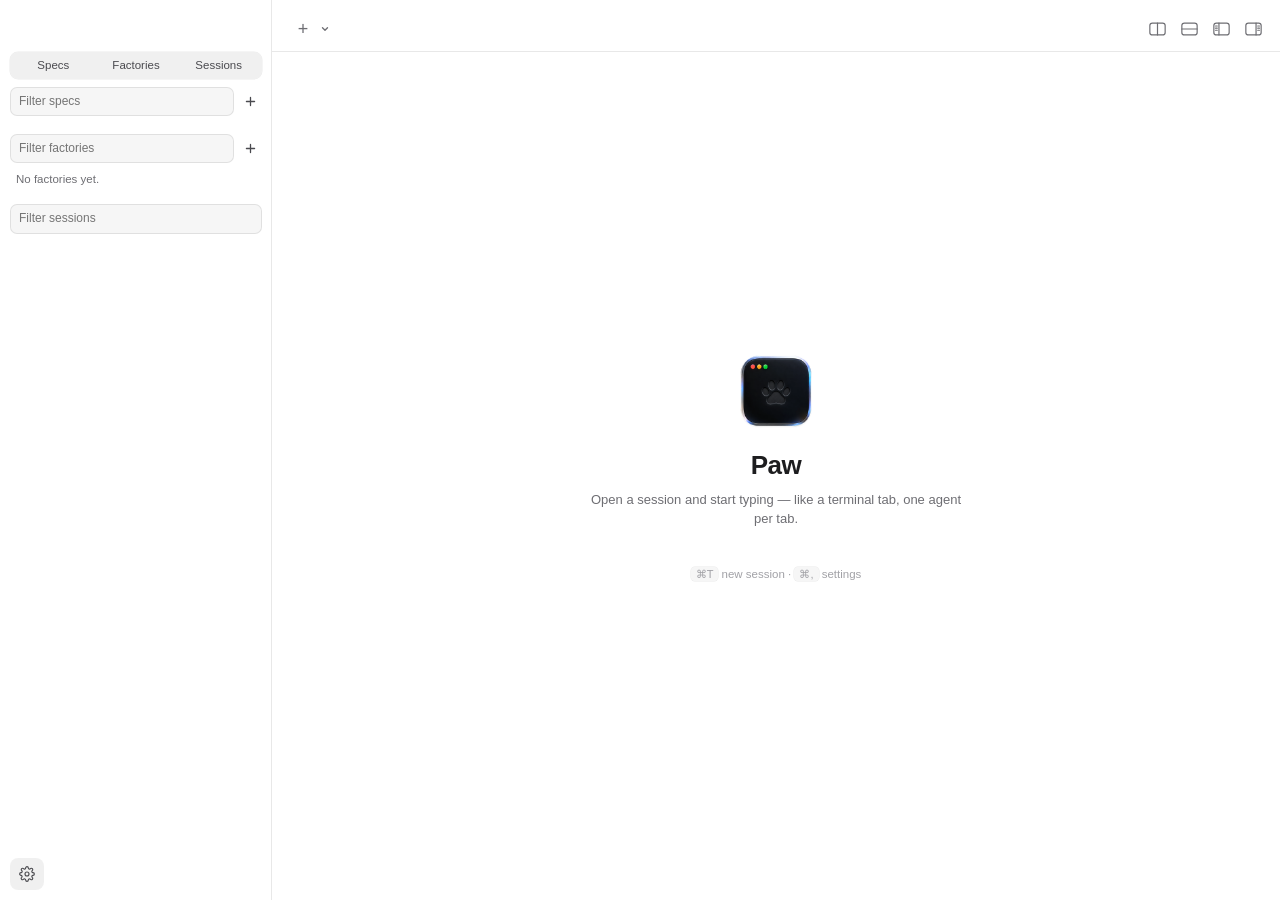
<file: paw/ui/index.html>
<!doctype html>
<html lang="en">
<head>
  <meta charset="utf-8" />
  <meta name="viewport" content="width=device-width, initial-scale=1" />
  <title>Paw</title>
  <link rel="stylesheet" href="vendor/xterm.css" />
  <link rel="stylesheet" href="styles.css" />
</head>
<body>
  <div class="app">
    <!-- Sidebar: sits on the native vibrancy material -->
    <aside class="sidebar">
      <div class="sidebar-top" data-tauri-drag-region></div>
      <!-- Specs, Factories and Sessions: one at a time, picked with the tabs (like the right panel's) -->
      <div class="nav-head">
        <div class="panel-tabs nav-tabs" id="nav-tabs" role="tablist">
          <button type="button" role="tab" data-navtab="specs">Specs<span class="nav-tab-n" id="specs-count"></span></button>
          <button type="button" role="tab" data-navtab="factories">Factories<span class="nav-tab-n" id="factories-count"></span></button>
          <button type="button" role="tab" data-navtab="sessions">Sessions<span class="nav-tab-n" id="sessions-count"></span></button>
        </div>
      </div>
      <div class="sidebar-section nav">
        <section class="sk-sec nav-sec" data-sec="specs">
          <div class="sk-sec-head" data-sec-toggle>
            <svg class="sk-chev" viewBox="0 0 12 12"><path d="M3 4.5 6 7.5 9 4.5"/></svg>
            <span class="sk-sec-title">Specs</span>
          </div>
          <div class="sk-sec-body">
            <div class="nav-tools">
              <input id="specs-filter" class="skills-filter nav-filter" data-nav-filter="specs" placeholder="Filter specs" spellcheck="false" autocomplete="off" />
              <button id="specs-add" class="sk-icon" title="Import specs (Markdown files) into a group"><svg viewBox="0 0 16 16"><path d="M8 3v10M3 8h10"/></svg></button>
            </div>
            <form id="specs-add-row" class="skills-add hidden" autocomplete="off">
              <input id="specs-group" list="specs-groups" placeholder="Group (new or existing)" spellcheck="false" />
              <datalist id="specs-groups"></datalist>
              <div class="skills-add-btns">
                <button type="button" id="specs-add-cancel">Cancel</button>
                <button type="submit" class="primary">Choose Files…</button>
              </div>
            </form>
            <div id="specs-msg" class="skills-msg hidden"></div>
            <div id="specs-body"></div>
          </div>
        </section>
        <section class="sk-sec nav-sec" data-sec="factories">
          <div class="sk-sec-head" data-sec-toggle>
            <svg class="sk-chev" viewBox="0 0 12 12"><path d="M3 4.5 6 7.5 9 4.5"/></svg>
            <span class="sk-sec-title">Factories</span>
          </div>
          <div class="sk-sec-body">
            <div class="nav-tools">
              <input id="factories-filter" class="skills-filter nav-filter" data-nav-filter="factories" placeholder="Filter factories" spellcheck="false" autocomplete="off" />
              <button id="factories-add" class="sk-icon" title="New factory"><svg viewBox="0 0 16 16"><path d="M8 3v10M3 8h10"/></svg></button>
            </div>
            <div id="factories-body"><div class="sk-empty">No factories yet.</div></div>
          </div>
        </section>
        <section class="sk-sec nav-sec" data-sec="sessions">
          <div class="sk-sec-head" data-sec-toggle>
            <svg class="sk-chev" viewBox="0 0 12 12"><path d="M3 4.5 6 7.5 9 4.5"/></svg>
            <span class="sk-sec-title">Sessions</span>
          </div>
          <div class="sk-sec-body">
            <div class="nav-tools">
              <input id="sessions-filter" class="skills-filter nav-filter" data-nav-filter="sessions" placeholder="Filter sessions" spellcheck="false" autocomplete="off" />
            </div>
            <div id="sessions-body"></div>
          </div>
        </section>
      </div>
      <div class="sidebar-footer">
        <button id="settings-btn" class="btn-gear" title="Settings (⌘,)">
          <svg viewBox="0 0 24 24"><circle cx="12" cy="12" r="3"/><path d="M19.4 15a1.7 1.7 0 0 0 .3 1.9l.1.1a2 2 0 1 1-2.8 2.8l-.1-.1a1.7 1.7 0 0 0-1.9-.3 1.7 1.7 0 0 0-1 1.5V21a2 2 0 1 1-4 0v-.1a1.7 1.7 0 0 0-1.1-1.5 1.7 1.7 0 0 0-1.9.3l-.1.1a2 2 0 1 1-2.8-2.8l.1-.1a1.7 1.7 0 0 0 .3-1.9 1.7 1.7 0 0 0-1.5-1H3a2 2 0 1 1 0-4h.1a1.7 1.7 0 0 0 1.5-1.1 1.7 1.7 0 0 0-.3-1.9l-.1-.1a2 2 0 1 1 2.8-2.8l.1.1a1.7 1.7 0 0 0 1.9.3H9a1.7 1.7 0 0 0 1-1.5V3a2 2 0 1 1 4 0v.1a1.7 1.7 0 0 0 1 1.5 1.7 1.7 0 0 0 1.9-.3l.1-.1a2 2 0 1 1 2.8 2.8l-.1.1a1.7 1.7 0 0 0-.3 1.9V9a1.7 1.7 0 0 0 1.5 1H21a2 2 0 1 1 0 4h-.1a1.7 1.7 0 0 0-1.5 1Z"/></svg>
        </button>
      </div>
    </aside>
    <div id="sidebar-resizer" class="sidebar-resizer" title="Drag to resize · double-click to reset"></div>

    <!-- Main pane -->
    <main class="main">
      <div class="tabbar" data-tauri-drag-region>
        <div id="tabs" class="tabs"></div>
        <div class="tab-new">
          <button id="tab-add" class="tab-add" title="New session with the default model (⌘T)">+</button>
          <button id="tab-menu" class="tab-chev" title="New session with…">
            <svg viewBox="0 0 12 12"><path d="M3 4.5 6 7.5 9 4.5"/></svg>
          </button>
        </div>
        <div class="tab-tools">
          <button id="split-v" class="tab-tool" title="Split vertically — side by side (⌘D)">
            <svg viewBox="0 0 20 16"><rect x="1" y="1" width="18" height="14" rx="3"/><path d="M10 1v14"/></svg>
          </button>
          <button id="split-h" class="tab-tool" title="Split horizontally — stacked (⌘⇧D)">
            <svg viewBox="0 0 20 16"><rect x="1" y="1" width="18" height="14" rx="3"/><path d="M1 8h18"/></svg>
          </button>
          <button id="sidebar-toggle" class="sidebar-toggle tab-tool" title="Hide sidebar (⌃⌘S)">
            <svg viewBox="0 0 20 16"><rect x="1" y="1" width="18" height="14" rx="3"/><path d="M7 1v14"/><path class="fill" d="M3 4.5h2M3 7h2M3 9.5h2"/></svg>
          </button>
          <button id="panel-toggle" class="tab-tool" title="MCP servers and skills (⌃⌘M)">
            <svg viewBox="0 0 20 16"><rect x="1" y="1" width="18" height="14" rx="3"/><path d="M13 1v14"/><path class="fill" d="M15 4.5h2M15 7h2M15 9.5h2"/></svg>
          </button>
        </div>
      </div>

      <section id="welcome" class="welcome">
        <div class="welcome-card">
          <div class="logo"></div>
          <h1>Paw</h1>
          <p>Open a session and start typing — like a terminal tab, one agent per tab.</p>
          <div id="welcome-agents" class="welcome-agents"></div>
          <p class="hint-keys" data-i18n><kbd>⌘T</kbd> new session · <kbd>⌘,</kbd> settings</p>
        </div>
      </section>

      <div id="panes" class="panes hidden"></div>
    </main>

    <!-- Right panel: the focused session's MCP servers, and skills -->
    <div id="panel-resizer" class="sidebar-resizer hidden" title="Drag to resize · double-click to reset"></div>
    <aside id="right-panel" class="right-panel hidden">
      <div class="panel-top" data-tauri-drag-region></div>
      <div class="panel-head">
        <div class="panel-tabs" id="panel-tabs" role="tablist">
          <button type="button" role="tab" data-tab="mcp">MCPs</button>
          <button type="button" role="tab" data-tab="skills">Skills</button>
        </div>
        <span class="sk-grow"></span>
        <button id="panel-close" class="sk-icon" title="Hide (⌃⌘M)">
          <svg viewBox="0 0 16 16"><path d="M4 4l8 8M12 4l-8 8"/></svg>
        </button>
      </div>
      <section class="panel-pane" data-pane="mcp" role="tabpanel">
        <!-- The tab names the list; the head says whose servers they are. -->
        <div class="mcp-head">
          <div id="mcp-sub" class="mcp-sub"></div>
          <button id="mcp-add" class="sk-icon hidden" title="Add an MCP server">
            <svg viewBox="0 0 16 16"><path d="M8 3v10M3 8h10"/></svg>
          </button>
          <button id="mcp-refresh" class="sk-icon" title="Read the config again">
            <svg viewBox="0 0 16 16"><path d="M13.5 8a5.5 5.5 0 1 1-1.6-3.9"/><path d="M13.5 2.5v3h-3"/></svg>
          </button>
        </div>
        <div id="mcp-msg" class="skills-msg hidden"></div>
        <div id="mcp-body" class="mcp-body"></div>
      </section>
      <!-- Skills: what the agents load here, and the catalogue to add more from -->
      <section class="panel-pane skills-panel hidden" data-pane="skills" role="tabpanel">
        <div class="skills-head">
          <input id="skills-filter" class="skills-filter" placeholder="Filter skills" spellcheck="false" autocomplete="off" />
          <button id="skills-refresh" class="sk-icon" title="Scan again">
            <svg viewBox="0 0 16 16"><path d="M13.5 8a5.5 5.5 0 1 1-1.6-3.9"/><path d="M13.5 2.5v3h-3"/></svg>
          </button>
          <button id="skills-add" class="sk-icon" title="Add a catalogue of skills (folder or Git repository)">
            <svg viewBox="0 0 16 16"><path d="M8 3v10M3 8h10"/></svg>
          </button>
        </div>
        <div id="skills-add-row" class="skills-add hidden">
          <input id="skills-add-input" placeholder="Git URL or folder path" spellcheck="false" autocomplete="off" />
          <div class="skills-add-btns">
            <button id="skills-add-folder">Choose Folder…</button>
            <button id="skills-add-go" class="primary">Add</button>
          </div>
        </div>
        <div id="skills-msg" class="skills-msg hidden"></div>
        <div id="skills-body" class="skills-body"></div>
      </section>
    </aside>
  </div>

  <template id="pane-template">
      <section class="session pane" data-id="session">
        <div data-id="terminal" class="terminal">
          <div data-id="task-view" class="task-view hidden"></div>
          <div data-id="task-split" class="tk-split hidden" title="Drag to resize · double-click to reset"></div>
          <!-- A task tab's lower half: the planner's stream, or the timeline of its steps -->
          <div data-id="task-lower" class="tk-lower hidden">
            <div class="tk-views" role="tablist">
              <button type="button" class="tk-viewbtn on" data-lower="stream" role="tab">Stream</button>
              <button type="button" class="tk-viewbtn" data-lower="timeline" role="tab">Timeline</button>
            </div>
          </div>
          <div data-id="task-timeline" class="tk-timeline hidden"></div>
          <div data-id="output" class="output"></div>
          <div data-id="xterm-wrap" class="xterm-wrap">
            <div class="xterm-bar">
              <span class="xterm-dot"></span><span data-id="xterm-title">Terminal</span>
              <span class="grow"></span>
              <button data-id="xterm-int" class="sl-btn" title="Send Ctrl-C">Interrupt ⌃C</button>
              <button data-id="xterm-back" class="sl-btn" title="Leave terminal mode and return to the prompt">Back to prompt</button>
            </div>
            <div data-id="xterm-hosts" class="xterm-hosts"></div>
          </div>

          <div data-id="busy" class="busy hidden">
            <span data-id="busy-spin" class="spin-ch"></span>
            <span data-id="busy-text">Working…</span>
            <span class="dim" data-i18n>(<span data-id="busy-time">0s</span> · ⌘. to stop)</span>
          </div>

          <footer class="composer">
            <div data-id="ac" class="ac hidden" role="listbox"></div>
            <div data-id="prompt-line" class="prompt-line">
              <div class="prompt-row">
                <span class="prompt-glyph" data-id="prompt-glyph">❯</span>
                <div data-id="att-tray" class="att-tray hidden"></div>
                <div data-id="input-wrap" class="input-wrap">
                  <div data-id="input-backdrop" class="input-backdrop" aria-hidden="true"></div>
                  <textarea data-id="input" rows="1" spellcheck="false" autocomplete="off"></textarea>
                </div>
                <button data-id="attach-btn" class="attach-btn" title="Attach files or images (or paste or drop them here)">
                  <svg viewBox="0 0 16 16"><path d="M8 3v10M3 8h10"/></svg>
                </button>
              </div>
            </div>
            <div class="statusline">
              <button data-id="mode-pill" class="mode-pill" data-mode="auto">Auto</button>
              <span data-id="sl-left"></span>
              <button data-id="sl-sandbox" class="sl-btn sl-sandbox hidden"></button>
              <button data-id="sl-path" class="sl-path" title="Open in Finder"><svg viewBox="0 0 16 16" aria-hidden="true"><path d="M1.75 4.25a1 1 0 0 1 1-1h3.1l1.4 1.5h5.999a1 1 0 0 1 1 1v6.5a1 1 0 0 1-1 1H2.75a1 1 0 0 1-1-1z"/></svg><span data-id="sl-path-text"></span></button>
              <span class="grow"></span>
              <span>⇧Tab mode · Tab complete · /help</span>
              <span data-id="sl-plugins" class="sl-plugins"></span>
              <button data-id="sl-sessions" class="sl-btn sl-sessions" title="Stored sessions"></button>
              <button data-id="eof" class="sl-btn" title="Close the process's stdin (EOF)">EOF</button>
            </div>
          </footer>
        </div>
      </section>
  </template>

  <!-- embedded terminals not currently shown in a pane -->
  <div id="xterm-park" class="xterm-park" aria-hidden="true"></div>

  <!-- "New session with…" menu -->
  <div id="menu" class="menu hidden"></div>

  <script src="i18n.js"></script>
  <script src="i18n/de/app.js"></script>
  <script src="i18n/de/tasks.js"></script>
  <script src="i18n/de/factories.js"></script>
  <script src="i18n/de/prefs.js"></script>
  <script src="i18n/de/misc.js"></script>
  <script src="i18n/tr/app.js"></script>
  <script src="i18n/tr/tasks.js"></script>
  <script src="i18n/tr/factories.js"></script>
  <script src="i18n/tr/prefs.js"></script>
  <script src="i18n/tr/misc.js"></script>
  <script src="vendor/xterm.js"></script>
  <script src="vendor/addon-fit.js"></script>
  <script src="vendor/marked.js"></script>
  <script src="vendor/purify.min.js"></script>
  <script src="themes.js"></script>
  <script src="keys.js"></script>
  <script src="tasks.js"></script>
  <script src="factories.js"></script>
  <script src="plugins.js"></script>
  <script src="app.js"></script>
</body>
</html>
</file>
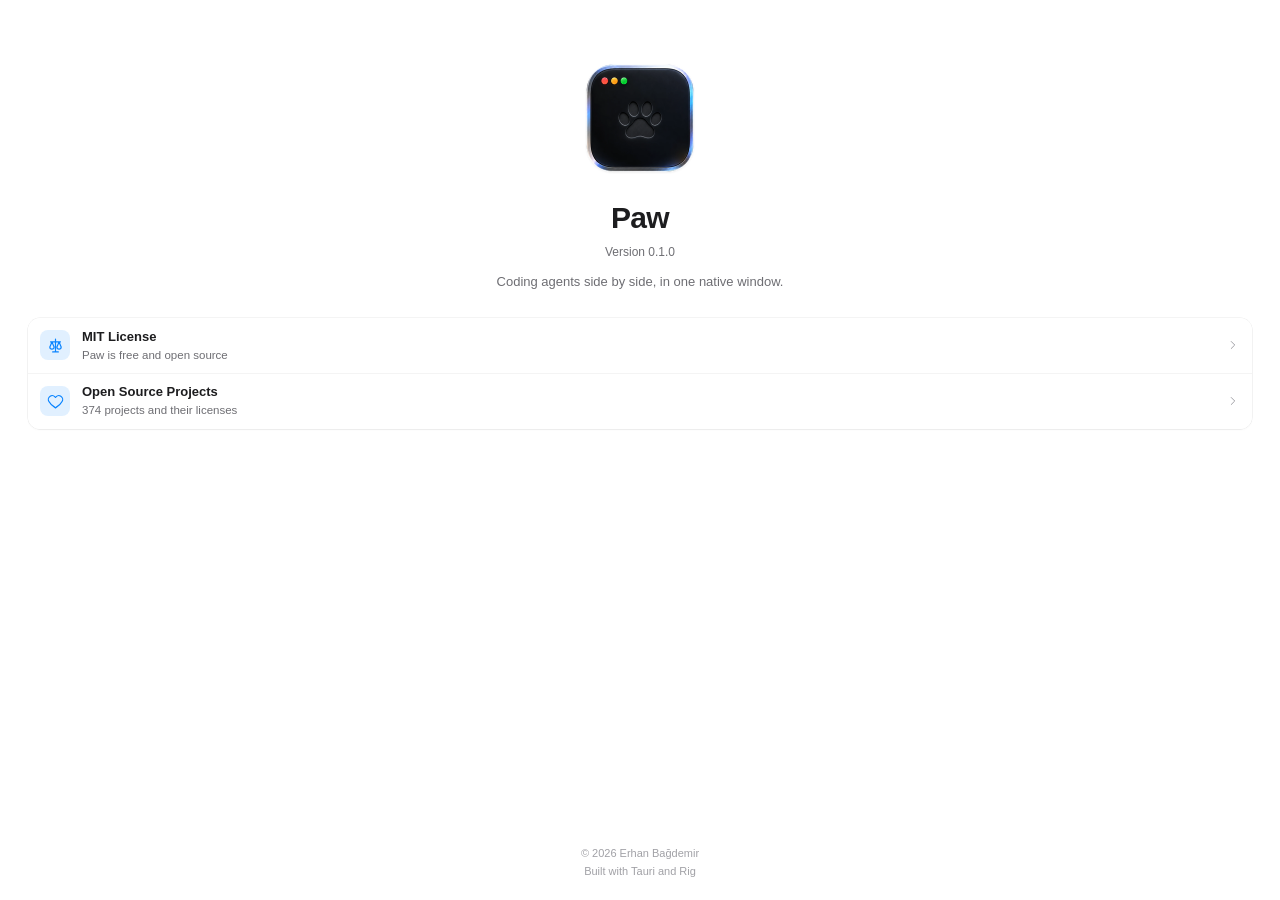
<file: paw/ui/about.html>
<!doctype html>
<html lang="en">
<head>
  <meta charset="utf-8" />
  <meta name="viewport" content="width=device-width, initial-scale=1" />
  <title>About Paw</title>
  <link rel="stylesheet" href="styles.css" />
  <link rel="stylesheet" href="about.css" />
</head>
<body class="about-win">
  <div class="drag" data-tauri-drag-region></div>

  <!-- Home -->
  <main class="view" id="v-home">
    <div class="hero">
      <img class="app-icon" src="icon.png" alt="" draggable="false" />
      <h1>Paw</h1>
      <p class="version" id="version">Version 0.1.0</p>
      <p class="tagline">Coding agents side by side, in one native window.</p>
    </div>
    <nav class="links">
      <button class="link-row" data-go="license">
        <span class="ico">
          <svg viewBox="0 0 24 24"><path d="M12 3v18M5 7h14M7 7l-3 7a3 3 0 0 0 6 0L7 7Zm10 0-3 7a3 3 0 0 0 6 0l-3-7ZM8 21h8"/></svg>
        </span>
        <span class="txt"><b>MIT License</b><small>Paw is free and open source</small></span>
        <svg class="chev" viewBox="0 0 24 24"><path d="m9 6 6 6-6 6"/></svg>
      </button>
      <button class="link-row" data-go="oss">
        <span class="ico">
          <svg viewBox="0 0 24 24"><path d="M12 21s-7-4.4-9.3-9A5.2 5.2 0 0 1 12 6.3 5.2 5.2 0 0 1 21.3 12C19 16.6 12 21 12 21Z"/></svg>
        </span>
        <span class="txt"><b>Open Source Projects</b><small id="oss-count">The projects Paw is built on, and their licenses</small></span>
        <svg class="chev" viewBox="0 0 24 24"><path d="m9 6 6 6-6 6"/></svg>
      </button>
    </nav>
    <footer class="foot">
      <span>© 2026 Erhan Bağdemir</span>
      <span id="built-with">Built with Tauri and Rig</span>
    </footer>
  </main>

  <!-- MIT License -->
  <section class="view sub" id="v-license" hidden>
    <header class="bar">
      <button class="back" data-go="home"><svg viewBox="0 0 24 24"><path d="m15 6-6 6 6 6"/></svg>About</button>
      <h2>MIT License</h2>
    </header>
    <div class="scroll">
      <pre class="license" id="license-text" data-i18n>Loading…</pre>
    </div>
  </section>

  <!-- Open source projects -->
  <section class="view sub" id="v-oss" hidden>
    <header class="bar">
      <button class="back" data-go="home"><svg viewBox="0 0 24 24"><path d="m15 6-6 6 6 6"/></svg>About</button>
      <h2>Open Source Projects</h2>
    </header>
    <div class="search">
      <svg viewBox="0 0 24 24"><circle cx="11" cy="11" r="6.5"/><path d="m20 20-4.2-4.2"/></svg>
      <input id="q" type="search" placeholder="Search projects or licenses" spellcheck="false" autocomplete="off" />
    </div>
    <div class="scroll" id="oss-list"></div>
  </section>

  <script src="i18n.js"></script>
  <script src="i18n/de/app.js"></script>
  <script src="i18n/de/tasks.js"></script>
  <script src="i18n/de/factories.js"></script>
  <script src="i18n/de/prefs.js"></script>
  <script src="i18n/de/misc.js"></script>
  <script src="i18n/tr/app.js"></script>
  <script src="i18n/tr/tasks.js"></script>
  <script src="i18n/tr/factories.js"></script>
  <script src="i18n/tr/prefs.js"></script>
  <script src="i18n/tr/misc.js"></script>
  <script src="about.js"></script>
</body>
</html>
</file>
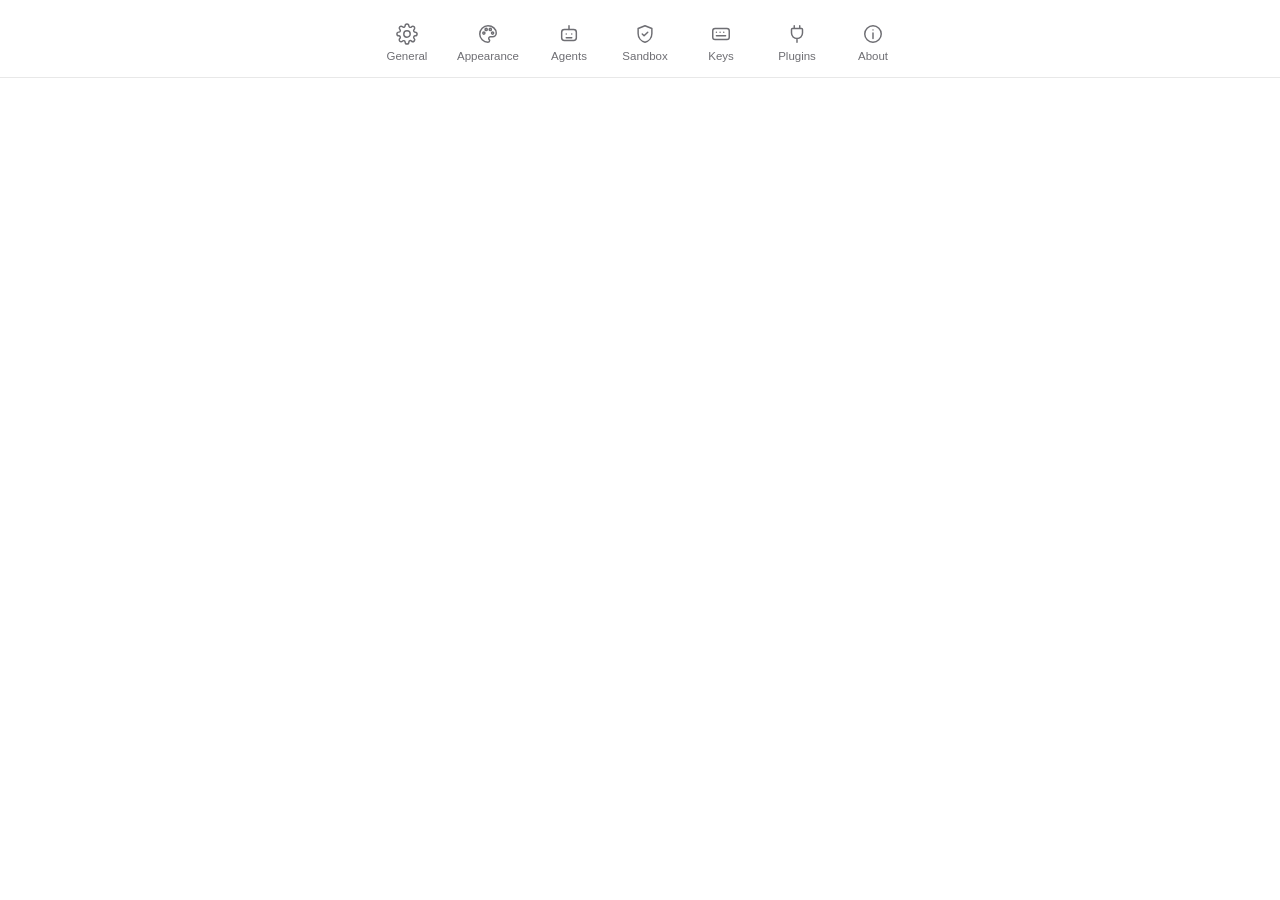
<file: paw/ui/prefs.html>
<!doctype html>
<html lang="en">
<head>
  <meta charset="utf-8" />
  <meta name="viewport" content="width=device-width, initial-scale=1" />
  <title>Settings</title>
  <link rel="stylesheet" href="styles.css" />
  <link rel="stylesheet" href="prefs.css" />
</head>
<body class="prefs">
  <header class="toolbar" data-tauri-drag-region>
    <nav class="ptabs" id="ptabs">
      <button data-tab="general">
        <svg viewBox="0 0 24 24"><path d="M12 15.5a3.5 3.5 0 1 0 0-7 3.5 3.5 0 0 0 0 7Z"/><path d="M19.4 15a1.7 1.7 0 0 0 .34 1.87l.06.06a2 2 0 1 1-2.83 2.83l-.06-.06a1.7 1.7 0 0 0-1.87-.34 1.7 1.7 0 0 0-1.03 1.56V21a2 2 0 1 1-4 0v-.09A1.7 1.7 0 0 0 8.9 19.4a1.7 1.7 0 0 0-1.87.34l-.06.06a2 2 0 1 1-2.83-2.83l.06-.06A1.7 1.7 0 0 0 4.6 15a1.7 1.7 0 0 0-1.56-1.03H3a2 2 0 1 1 0-4h.09A1.7 1.7 0 0 0 4.6 8.9a1.7 1.7 0 0 0-.34-1.87l-.06-.06a2 2 0 1 1 2.83-2.83l.06.06A1.7 1.7 0 0 0 8.9 4.6 1.7 1.7 0 0 0 9.97 3V3a2 2 0 1 1 4 0v.09a1.7 1.7 0 0 0 1.03 1.51 1.7 1.7 0 0 0 1.87-.34l.06-.06a2 2 0 1 1 2.83 2.83l-.06.06a1.7 1.7 0 0 0-.34 1.87V9c.26.6.85 1 1.51 1H21a2 2 0 1 1 0 4h-.09c-.66 0-1.25.4-1.51 1Z"/></svg>
        General
      </button>
      <button data-tab="appearance">
        <svg viewBox="0 0 24 24"><path d="M12 3a9 9 0 1 0 0 18c1.1 0 1.8-.8 1.8-1.8 0-.5-.2-.9-.5-1.2-.3-.3-.5-.7-.5-1.2 0-1 .8-1.8 1.8-1.8H17a4 4 0 0 0 4-4c0-4.4-4-8-9-8Z"/><circle cx="7.5" cy="11" r="1.2"/><circle cx="10" cy="7" r="1.2"/><circle cx="14.5" cy="7" r="1.2"/><circle cx="17" cy="11" r="1.2"/></svg>
        Appearance
      </button>
      <button data-tab="agents">
        <svg viewBox="0 0 24 24"><rect x="4" y="7" width="16" height="12" rx="3"/><path d="M12 3v4M9 12h.01M15 12h.01M9 16h6"/></svg>
        Agents
      </button>
      <button data-tab="sandbox">
        <svg viewBox="0 0 24 24"><path d="M12 3 4.5 6v5.5c0 4.6 3.2 8.4 7.5 9.5 4.3-1.1 7.5-4.9 7.5-9.5V6L12 3Z"/><path d="m9 12 2 2 4-4"/></svg>
        Sandbox
      </button>
      <button data-tab="keys">
        <svg viewBox="0 0 24 24"><rect x="3" y="6" width="18" height="12" rx="2.5"/><path d="M7 10h.01M11 10h.01M15 10h.01M17 14H7"/></svg>
        Keys
      </button>
      <button data-tab="plugins">
        <svg viewBox="0 0 24 24"><path d="M9 3v3M15 3v3M7 6h10a1 1 0 0 1 1 1v4a6 6 0 0 1-12 0V7a1 1 0 0 1 1-1ZM12 17v4"/></svg>
        Plugins
      </button>
      <button data-tab="about">
        <svg viewBox="0 0 24 24"><circle cx="12" cy="12" r="9"/><path d="M12 11v6M12 7.5h.01"/></svg>
        About
      </button>
    </nav>
  </header>

  <!-- General -->
  <section class="pane" id="pane-general">
    <div class="form-grid">
      <label for="g-cwd">Default working directory</label>
      <div>
        <input id="g-cwd" placeholder="~" />
        <p class="hint" data-i18n>Where new sessions start. <code>~</code> is your home folder; use <code>/cd</code> in a tab to move.</p>
      </div>

      <label for="g-shell">Shell</label>
      <div>
        <select id="g-shell"></select>
        <input id="g-shell-path" class="hidden" style="margin-top: 6px" placeholder="/opt/homebrew/bin/zsh" spellcheck="false" />
        <p class="hint" id="g-shell-hint" data-i18n>What new tabs run: zsh or bash. Open tabs keep their shell.</p>
      </div>

      <!-- Deprecated: CLI agents (CLI_AGENTS). -->
      <label for="g-agent" class="cli-only">Default agent</label>
      <div class="cli-only">
        <select id="g-agent"></select>
        <p class="hint" data-i18n>Opened by <code>⌘T</code>, the + button, and when Paw starts.</p>
      </div>

      <label for="g-language">Language</label>
      <div>
        <select id="g-language">
          <option value="en">English</option>
          <option value="de">Deutsch</option>
          <option value="tr">Türkçe</option>
        </select>
        <p class="hint">Paw's own text, and the language Paw Agent answers in (in tabs, plans and factories).</p>
      </div>

      <span>Updates</span>
      <div>
        <label class="check"><input type="checkbox" id="g-check-updates" /> Check for new versions of Paw</label>
        <p class="hint" id="g-updates-hint">Paw looks on GitHub when it starts and every few hours, and asks you when there's a newer version. Paw › Check for Updates… looks now.</p>
      </div>

      <label for="g-mode">Input mode</label>
      <div>
        <select id="g-mode">
          <option value="auto">Auto — commands to the shell, everything else to the agent</option>
          <option value="shell">Shell — every line runs in the shell</option>
          <option value="agent">Agent — every line goes to the agent</option>
        </select>
        <p class="hint" data-i18n>Default for new tabs. Switch any tab with <code>⇧Tab</code> or by clicking the mode under the prompt; <code>!cmd</code> always runs in the shell.</p>
      </div>

      <span>Agent context</span>
      <div>
        <label class="check"><input type="checkbox" id="g-share-shell" /> Share shell output with the agent</label>

        <p class="hint">Commands you run in a tab, and their output, go along with your next message so the agent knows what happened. A badge in the prompt shows what will be shared; click its × to leave it out.</p>
      </div>

      <label for="g-approval">Default approval</label>
      <div>
        <select id="g-approval">
          <option value="ask">Ask — actions that need approval are declined</option>
          <option value="edits">Edits — may edit files without asking</option>
          <option value="auto">Auto — decides routine actions itself, asks before risky ones</option>
          <option value="plan">Plan — read-only</option>
          <option value="full">Full — no confirmations</option>
        </select>
        <p class="hint" data-i18n>For new tabs, on agents that support it (an agent without Auto starts at Edits). Change a tab with <code>/approval</code>.</p>
      </div>

      <label for="g-history">Shell history</label>
      <div>
        <div class="inline-row">
          <input id="g-history" type="number" min="0" max="100000" step="100" class="num" />
          <span class="unit">commands</span>
          <span class="grow"></span>
          <button id="g-history-clear" type="button" class="btn-ghost small">Clear History…</button>
        </div>
        <p class="hint" id="g-history-hint">Shared by all tabs and kept between launches. 0 turns it off.</p>
      </div>

      <label for="g-max-agents">Agents at once</label>
      <div>
        <div class="inline-row">
          <input id="g-max-agents" type="number" min="0" max="20" step="1" class="num" />
          <span class="unit">working at the same time</span>
        </div>
        <p class="hint">Across all tabs and task steps. A prompt beyond it waits its turn and starts when an agent finishes. 0: no limit.</p>
      </div>

      <label for="g-max-waiting">Queued runs</label>
      <div>
        <div class="inline-row">
          <input id="g-max-waiting" type="number" min="0" max="1000" step="1" class="num" />
          <span class="unit">per factory</span>
        </div>
        <p class="hint">When a factory's trigger fires while its runs are going, the new run is queued and starts when one ends. Beyond this many queued runs, more are turned away (a webhook caller hears “try again later”). 0: no limit.</p>
      </div>

      <label for="g-max-sessions">Closed sessions</label>
      <div>
        <div class="inline-row">
          <input id="g-max-sessions" type="number" min="0" max="10000" step="10" class="num" />
          <span class="unit">kept</span>
        </div>
        <p class="hint" id="g-sessions-hint">A tab's folder (~/.paw/session) stays after you close it, so /sessions can reopen it. Beyond this number the oldest go first. 0 keeps all.</p>
      </div>

      <!-- Deprecated: CLI agents (CLI_AGENTS). -->
      <span class="cli-only">New session menu</span>
      <div class="cli-only">
        <label class="check"><input type="checkbox" id="g-only-installed" /> Only offer agents that are installed</label>
      </div>
    </div>
  </section>

  <!-- Agents -->
  <!-- Appearance -->
  <section class="pane" id="pane-appearance">
    <div class="ap-wrap">
      <div class="ap-section">
        <div class="ap-head"><h3>Window</h3></div>
        <div class="ap-box ap-window">
          <div class="ap-line">
            <div>
              <div>Appearance</div>
              <div class="hint">System follows macOS. Light and Dark force it for Paw's windows.</div>
            </div>
            <div class="seg" id="ap-mode">
              <button type="button" data-mode="system">System</button>
              <button type="button" data-mode="light">Light</button>
              <button type="button" data-mode="dark">Dark</button>
            </div>
          </div>
          <div class="ap-line">
            <div>
              <div>Background opacity</div>
              <div class="hint">Lower values let the frosted desktop show through the terminal.</div>
            </div>
            <div class="ap-slider">
              <input type="range" id="ap-opacity" min="30" max="100" step="1" />
              <span id="ap-opacity-val">94%</span>
            </div>
          </div>
        </div>
      </div>

      <div class="ap-section">
        <div class="ap-head"><h3>Font</h3></div>
        <div class="ap-box ap-window">
          <div class="ap-line">
            <div>
              <div>Font</div>
              <div class="hint" id="ap-font-hint">For the transcript, the prompt and the terminal view. Empty: the system's monospace (SF Mono).</div>
            </div>
            <div class="ap-font-pick">
              <input id="ap-font" list="ap-font-list" spellcheck="false" autocomplete="off" placeholder="SF Mono (system)" />
              <datalist id="ap-font-list"></datalist>
            </div>
          </div>
          <div class="ap-line">
            <div>
              <div>Size</div>
              <div class="hint">⌘+ and ⌘− change it in the window too; ⌘0 goes back to 12.5.</div>
            </div>
            <div class="ap-slider">
              <input type="range" id="ap-font-size" min="9" max="28" step="0.5" />
              <span id="ap-font-size-val">12.5</span>
            </div>
          </div>
          <div class="ap-line">
            <div>
              <div>Line spacing</div>
              <div class="hint">Space between the transcript's lines.</div>
            </div>
            <div class="ap-slider">
              <input type="range" id="ap-line-height" min="1.2" max="2.2" step="0.05" />
              <span id="ap-line-height-val">1.6</span>
            </div>
          </div>
          <div class="ap-font-preview" id="ap-font-preview" data-i18n><span class="pv-g">❯</span> fix the failing test in parser.rs
<span class="pv-b">⏺</span> The test expects <code>parse("1_000")</code> to return 1000; the parser stops at "_".
  0O Il1 {} [] () =&gt; != -&gt; === // ligatures, if the font has them</div>
          <div class="ap-font-actions"><button type="button" class="btn-ghost small" id="ap-font-reset">Use Defaults</button></div>
        </div>
      </div>

      <div class="ap-section" data-mode="light">
        <div class="ap-head">
          <h3>Light Mode <span class="ap-active">— Active</span></h3>
          <button class="ap-new" data-new="light" type="button">
            <svg viewBox="0 0 16 16"><circle cx="8" cy="8" r="6.5"/><path d="M8 5v6M5 8h6"/></svg> New
          </button>
        </div>
        <div class="ap-box">
          <div class="ap-row" id="ap-row-light"></div>
          <div class="ap-toggle">
            <div>
              <div>Use extended theme palette</div>
              <div class="hint">Show program colors (ls, git diff…) with this theme's 16 colors.</div>
            </div>
            <label class="switch"><input type="checkbox" id="ap-ext-light" /><span></span></label>
          </div>
        </div>
      </div>

      <div class="ap-section" data-mode="dark">
        <div class="ap-head">
          <h3>Dark Mode <span class="ap-active">— Active</span></h3>
          <button class="ap-new" data-new="dark" type="button">
            <svg viewBox="0 0 16 16"><circle cx="8" cy="8" r="6.5"/><path d="M8 5v6M5 8h6"/></svg> New
          </button>
        </div>
        <div class="ap-box">
          <div class="ap-row" id="ap-row-dark"></div>
          <div class="ap-toggle">
            <div>
              <div>Use extended theme palette</div>
              <div class="hint">Show program colors (ls, git diff…) with this theme's 16 colors.</div>
            </div>
            <label class="switch"><input type="checkbox" id="ap-ext-dark" /><span></span></label>
          </div>
        </div>
      </div>

      <div class="ap-section">
        <div class="ap-head"><h3>Import Theme</h3></div>
        <div class="ap-box ap-import">
          <div>
            <div>Import a Ghostty or iTerm theme file</div>
            <div class="hint" id="ap-import-msg">Themes are matched to an appearance based on their background color.</div>
          </div>
          <button id="ap-import" class="btn-ghost" type="button">Import</button>
        </div>
      </div>
    </div>
  </section>

  <!-- Theme editor -->
  <div id="te" class="te-backdrop hidden">
    <form id="te-form" class="te">
      <div class="te-top">
        <div class="te-preview" id="te-preview"></div>
        <div class="te-fields">
          <label>Name <input id="te-name" required maxlength="40" /></label>
          <div class="te-colors">
            <label><input type="color" id="te-background" /> Background</label>
            <label><input type="color" id="te-foreground" /> Text</label>
            <label><input type="color" id="te-cursor" /> Accent / cursor</label>
            <label><input type="color" id="te-selection" /> Selection</label>
          </div>
        </div>
      </div>
      <div class="te-pal">
        <div class="te-pal-label">Normal</div>
        <div class="te-swatches" id="te-normal"></div>
        <div class="te-pal-label">Bright</div>
        <div class="te-swatches" id="te-bright"></div>
      </div>
      <div class="te-actions">
        <button type="button" id="te-delete" class="btn-danger small">Delete Theme</button>
        <span class="grow"></span>
        <button type="button" id="te-cancel" class="btn-ghost small">Cancel</button>
        <button type="submit" class="btn-primary small">Save</button>
      </div>
    </form>
  </div>

  <section class="pane agents-pane" id="pane-agents">
    <aside class="alist-wrap">
      <ul id="alist" class="alist"></ul>
      <div class="alist-footer">
        <!-- Deprecated: CLI agents (CLI_AGENTS). -->
        <button id="a-add" class="icon-btn cli-only" title="Add custom agent">+</button>
        <button id="a-del" class="icon-btn cli-only" title="Remove custom agent">−</button>
        <button id="a-addprov" class="btn-ghost small" type="button">Add Provider…</button>
        <span class="grow"></span>
        <button id="a-rescan" class="btn-ghost small"><span class="spin hidden" id="a-spin"></span>Rescan</button>
      </div>
    </aside>

    <div class="adetail" id="adetail">
      <div class="ahead">
        <div class="avatar" id="d-avatar"></div>
        <div class="ahead-text">
          <input id="d-name" class="name-input" />
          <div id="d-status" class="astatus"></div>
        </div>
        <!-- Deprecated: CLI agents (CLI_AGENTS). -->
        <label class="switch" id="d-enabled-wrap" title="Show in New Agent sheet">
          <input type="checkbox" id="d-enabled" /><span></span>
        </label>
      </div>

      <div class="group hidden" id="d-model">
        <div class="form-grid tight">
          <span>Show in menus</span>
          <div>
            <label class="switch"><input type="checkbox" id="d-m-shown" /><span></span></label>
            <p class="hint" data-i18n>Off leaves it out of the model menus, <code>/model</code> and task steps.</p>
          </div>

          <span>New sessions</span>
          <div>
            <button class="btn-ghost small" type="button" id="d-m-default">Use for new sessions</button>
            <p class="hint" id="d-m-default-hint"></p>
          </div>
        </div>
      </div>

      <div class="group hidden" id="d-newprov">
        <form class="form-grid tight" id="d-np-form" autocomplete="off">
          <label for="d-np-name">Name</label>
          <input id="d-np-name" spellcheck="false" placeholder="Groq" />

          <label for="d-np-baseurl">Base URL</label>
          <input id="d-np-baseurl" spellcheck="false" placeholder="https://api.example.com/v1" />

          <label for="d-np-apikey">API key</label>
          <input id="d-np-apikey" type="password" spellcheck="false" autocomplete="off" placeholder="Optional (kept in your Keychain)" />

          <span></span>
          <div>
            <button class="btn-ghost small" type="submit">Add Provider</button>
            <p class="hint" id="d-np-status"></p>
          </div>
        </form>
      </div>

      <div class="group hidden" id="d-paw">
        <div class="group-head"><h4>Connection</h4></div>
        <div class="form-grid tight">
          <label for="d-baseurl" class="d-addr">Address</label>
          <div class="d-addr">
            <input id="d-baseurl" spellcheck="false" />
            <p class="hint" id="d-baseurl-hint"></p>
            <p class="hint" data-i18n>Only models with tool support are listed (<code>ollama show &lt;model&gt;</code> lists “tools”).</p>
          </div>

          <span class="d-copilot-only">Sign-in</span>
          <div class="d-copilot-only">
            <div class="key-row">
              <button class="btn-ghost small" type="button" id="d-cp-signin">Sign in with GitHub</button>
              <button class="btn-ghost small hidden" type="button" id="d-cp-cancel">Cancel</button>
              <button class="btn-ghost small" type="button" id="d-cp-signout">Sign Out</button>
            </div>
            <div class="cp-device hidden" id="d-cp-device">
              <p class="hint">Enter this code on the GitHub page that opened (it's copied):</p>
              <code class="cp-code" id="d-cp-code"></code>
              <p class="hint"><a href="#" id="d-cp-open">Open the GitHub page again</a></p>
            </div>
            <p class="hint" id="d-cp-status"></p>
            <p class="hint">Without Paw's own sign-in, Paw Agent uses Copilot CLI's (macOS asks once whether Paw may read it). The sign-in identifies as VS Code's Copilot, as other third-party clients do; GitHub doesn't offer it to other apps and may stop accepting it.</p>
          </div>

          <span class="d-anthropic-only">Login</span>
          <div class="d-anthropic-only login-tabs">
            <div class="seg" id="d-login-tabs" role="tablist">
              <button type="button" role="tab" data-tab="signin">Sign-in</button>
              <button type="button" role="tab" data-tab="api">API</button>
            </div>
            <section class="login-card" data-pane="signin" role="tabpanel">
              <div class="key-row">
                <button class="btn-ghost small" type="button" id="d-cl-signin">Sign in with Claude</button>
                <button class="btn-ghost small hidden" type="button" id="d-cl-cancel">Cancel</button>
                <button class="btn-ghost small" type="button" id="d-cl-signout">Sign Out</button>
              </div>
              <p class="hint hidden" id="d-cl-waiting">Allow Paw on the Claude page that opened. <a href="#" id="d-cl-open">Open it again</a></p>
              <p class="hint hidden" id="d-cl-status"></p>
              <ul class="key-sources" id="d-signins"></ul>
            </section>
            <section class="login-card hidden" data-pane="api" role="tabpanel">
              <div class="login-field">
                <label for="d-apikey">Key</label>
                <form class="key-row" id="d-keyform" autocomplete="off">
                  <input id="d-apikey" type="password" spellcheck="false" autocomplete="off" placeholder="sk-ant-… (kept in your Keychain)" />
                  <button class="btn-ghost small" type="submit">Save</button>
                  <button class="btn-ghost small" type="button" id="d-keydel">Remove</button>
                </form>
                <p class="hint" id="d-keystatus"></p>
              </div>
              <div class="login-field">
                <label for="d-api-baseurl">Address</label>
                <input id="d-api-baseurl" spellcheck="false" placeholder="https://api.anthropic.com" />
                <p class="hint">Leave empty for Anthropic's API. Set it for a gateway that speaks Anthropic's API. Sign-ins always use Anthropic's.</p>
              </div>
              <ul class="key-sources" id="d-keysources"></ul>
            </section>
          </div>

          <span class="d-openrouter-only">Login</span>
          <div class="d-openrouter-only login-tabs">
            <div class="seg" id="d-or-tabs" role="tablist">
              <button type="button" role="tab" data-tab="signin">Sign-in</button>
              <button type="button" role="tab" data-tab="api">API</button>
            </div>
            <section class="login-card" data-pane="signin" role="tabpanel">
              <div class="key-row">
                <button class="btn-ghost small" type="button" id="d-or-signin">Sign in with OpenRouter</button>
                <button class="btn-ghost small hidden" type="button" id="d-or-cancel">Cancel</button>
                <button class="btn-ghost small" type="button" id="d-or-signout">Sign Out</button>
              </div>
              <p class="hint hidden" id="d-or-waiting">Allow Paw on the OpenRouter page that opened. <a href="#" id="d-or-open">Open it again</a></p>
              <p class="hint" id="d-or-status"></p>
            </section>
            <section class="login-card hidden" data-pane="api" role="tabpanel">
              <div class="login-field">
                <label for="d-or-apikey">Key</label>
                <form class="key-row" id="d-or-keyform" autocomplete="off">
                  <input id="d-or-apikey" type="password" spellcheck="false" autocomplete="off" placeholder="sk-or-… (kept in your Keychain)" />
                  <button class="btn-ghost small" type="submit">Save</button>
                  <button class="btn-ghost small" type="button" id="d-or-keydel">Remove</button>
                </form>
                <p class="hint" id="d-or-keystatus"></p>
              </div>
            </section>
          </div>

          <span class="d-chatgpt-only">Sign-in</span>
          <div class="d-chatgpt-only">
            <div class="key-row">
              <button class="btn-ghost small" type="button" id="d-gpt-signin">Sign in with ChatGPT</button>
              <button class="btn-ghost small hidden" type="button" id="d-gpt-cancel">Cancel</button>
              <button class="btn-ghost small" type="button" id="d-gpt-signout">Sign Out</button>
            </div>
            <p class="hint hidden" id="d-gpt-waiting">Allow Paw on the ChatGPT page that opened. <a href="#" id="d-gpt-open">Open it again</a></p>
            <div class="cp-device hidden" id="d-gpt-device">
              <p class="hint">Enter this code on the OpenAI page that opened (it's copied):</p>
              <code class="cp-code" id="d-gpt-code"></code>
              <p class="hint"><a href="#" id="d-gpt-dev-open">Open the page again</a></p>
            </div>
            <p class="hint" id="d-gpt-status"></p>
            <p class="hint">Uses your ChatGPT plan. It signs in the way Codex does; OpenAI may stop accepting it.</p>
          </div>

          <label for="d-cu-name" class="d-compatible-only">Name</label>
          <input id="d-cu-name" class="d-compatible-only" spellcheck="false" />

          <label for="d-cu-baseurl" class="d-compatible-only">Base URL</label>
          <div class="d-compatible-only">
            <input id="d-cu-baseurl" spellcheck="false" placeholder="https://api.example.com/v1" />
            <p class="hint" data-i18n>An OpenAI-compatible API. Paw lists its models from <code>/models</code>.</p>
          </div>

          <label for="d-cu-apikey" class="d-compatible-only">API key</label>
          <div class="d-compatible-only">
            <form class="key-row" id="d-cu-keyform" autocomplete="off">
              <input id="d-cu-apikey" type="password" spellcheck="false" autocomplete="off" placeholder="Optional (kept in your Keychain)" />
              <button class="btn-ghost small" type="submit">Save</button>
              <button class="btn-ghost small" type="button" id="d-cu-keydel">Remove</button>
            </form>
            <p class="hint" id="d-cu-keystatus"></p>
          </div>

          <span class="d-compatible-only"></span>
          <div class="d-compatible-only">
            <button class="btn-ghost small danger" type="button" id="d-cu-remove">Remove Provider</button>
          </div>

          <label for="d-keysource" class="d-anthropic-only">Key from</label>
          <div class="d-anthropic-only">
            <select id="d-keysource"></select>
          </div>

          <span>How it works</span>
          <p class="hint" data-i18n>Paw Agent runs inside Paw: it reads, searches and edits files in the tab's folder and runs commands there, asking first as the tab's approval level says (<code>/approval</code>). Once a provider is connected, its models show up in the model menus and <code>/model</code>.</p>
        </div>
      </div>

      <div class="group" id="d-models-group">
        <div class="group-head">
          <h4>Models</h4>
          <span class="src" id="d-msrc"></span>
        </div>
        <ul class="models" id="d-models"></ul>
        <div class="avail hidden" id="d-avail">
          <input id="d-msearch" type="search" spellcheck="false" placeholder="Search models…" />
          <ul class="models" id="d-mavail"></ul>
          <p class="hint" id="d-mavail-note"></p>
        </div>
        <form class="add-model" id="d-addmodel">
          <input id="d-newmodel" placeholder="Add a model id…" />
          <button class="btn-ghost small" type="submit">Add</button>
        </form>
      </div>

      <!-- Deprecated: CLI agents (CLI_AGENTS). -->
      <div class="group" id="d-command">
        <div class="group-head"><h4>Command</h4></div>
        <div class="form-grid tight">
          <label for="d-binary">Executable</label>
          <input id="d-binary" placeholder="name on PATH or absolute path" />

          <label for="d-io">Input protocol</label>
          <select id="d-io">
            <option value="text">Plain text — prompt in arguments, stdin as text</option>
            <option value="claude-stream-json">Claude stream-json — prompt and follow-ups via stdin</option>
          </select>

          <label for="d-template">Template</label>
          <div>
            <textarea id="d-template" rows="3" spellcheck="false"></textarea>
            <p class="hint" data-i18n>Placeholders: <code>{bin}</code> <code>{prompt}</code> <code>{model}</code> <code>{permission}</code> <code>{session}</code>. Wrap optional parts in <code>[[ … ]]</code> — they're dropped when a placeholder inside is empty.</p>
          </div>

          <span>Approval levels</span>
          <div>
            <div class="approval-grid">
              <label>ask <input id="d-ap-ask" spellcheck="false" /></label>
              <label>edits <input id="d-ap-edits" spellcheck="false" /></label>
              <label>auto <input id="d-ap-auto" spellcheck="false" /></label>
              <label>plan <input id="d-ap-plan" spellcheck="false" /></label>
              <label>full <input id="d-ap-full" spellcheck="false" /></label>
            </div>
            <p class="hint" data-i18n>What <code>{permission}</code> becomes for each of Paw's levels (<code>/approval</code>). Leave a level empty if this agent can't express it.</p>
          </div>

          <label for="d-allow">Allow one action</label>
          <div>
            <input id="d-allow" spellcheck="false" placeholder="e.g. --allowedTools {rule}" />
            <p class="hint" data-i18n>Added at launch for each action you approve on an approval card; <code>{rule}</code> is the action. Empty: approval cards can't allow single actions for this agent.</p>
          </div>

          <label for="d-skills">External skills</label>
          <div>
            <input id="d-skills" spellcheck="false" placeholder="e.g. --plugin-dir {skills}" />
            <select id="d-skills-delivery" class="d-skills-delivery">
              <option value="index">Otherwise: list them with their SKILL.md paths</option>
              <option value="inline">Otherwise: include their instructions</option>
            </select>
            <p class="hint" data-i18n>How this agent gets the skills from the External folders in the sidebar. With a flag, <code>{skills}</code> is a plugin folder Paw keeps up to date. Without one, Paw tells the agent about them in the conversation: a list it can read from, or — for agents that can't open files — the instructions themselves.</p>
          </div>

          <label for="d-continuity">Conversation</label>
          <div>
            <select id="d-continuity">
              <option value="session">Agent's own sessions — resume with {session}</option>
              <option value="replay">Paw keeps the history — earlier turns go with each prompt</option>
              <option value="none">None — every prompt stands alone</option>
            </select>
            <p class="hint">A new tab always starts a new conversation. Follow-up prompts and restarts continue it.</p>
          </div>

          <label for="d-pattern" class="d-session-only">Session ID pattern</label>
          <div class="d-session-only">
            <input id="d-pattern" spellcheck="false" placeholder="regex with one ( ) group, e.g. session id:\s*(\S+)" />
            <p class="hint" data-i18n>Found in the agent's output after each run; used as <code>{session}</code> for the next prompt and after a restart.</p>
          </div>

          <span>Preview</span>
          <code class="cmd-preview" id="d-preview"></code>
        </div>
      </div>

      <div class="group d-allowed-only">
        <div class="group-head"><h4>Always allowed</h4></div>
        <ul class="allowed-list" id="d-allowed"></ul>
      </div>

      <!-- Deprecated: CLI agents (CLI_AGENTS). -->
      <div class="detail-footer" id="d-footer">
        <button id="d-reset" class="btn-ghost small">Restore Defaults</button>
      </div>
    </div>
  </section>

  <!-- About -->
  <!-- Keys -->
  <section class="pane" id="pane-keys">
    <div class="keys-wrap">
      <p class="hint keys-intro" data-i18n>Click a shortcut, then press the keys you want for it. Esc cancels; ⌫ removes the shortcut. A key that's already in use is turned down.</p>
      <div id="keys-list"></div>
      <div class="keys-foot"><button type="button" id="keys-reset-all" class="btn-ghost small">Restore Defaults</button></div>
    </div>
  </section>

  <!-- Plugins -->
  <!-- Sandbox -->
  <section class="pane" id="pane-sandbox">
    <div class="form-grid">
      <span>Sandbox</span>
      <div>
        <label class="check"><input type="checkbox" id="sb-enabled" /> Run Paw Agent in a sandbox</label>
        <p class="hint" data-i18n>For new tabs and factory runs (a factory's file can say otherwise); open tabs keep the sandbox they started with. A tab can turn it off or on with the sandbox button under its prompt, and a project's <code>.paw/sandbox.yaml</code> can make it stricter.</p>
      </div>

      <span>Where it may write</span>
      <div>
        <p class="hint">Always the folder it works in, its session's scripts, a factory run's shared files and temp. Add folders it may also change:</p>
        <ul class="allowed-list sb-list" id="sb-write"></ul>
        <form class="inline-row sb-add" id="sb-write-add"><input id="sb-write-new" placeholder="~/.cargo" spellcheck="false" /><button type="submit">Add</button></form>
      </div>

      <label for="sb-programs-mode">Programs</label>
      <div>
        <select id="sb-programs-mode">
          <option value="any">Any program</option>
          <option value="only">Only these programs</option>
        </select>
        <div id="sb-programs-box">
          <div class="sb-chips" id="sb-programs"></div>
          <form class="inline-row sb-add" id="sb-program-add"><input id="sb-program-new" placeholder="make" spellcheck="false" /><button type="submit">Add</button><button type="button" id="sb-starter">Starter list</button></form>
          <p class="hint">Their helpers come along (git-remote-https with git). A command that names another program is stopped before it runs, and its tab offers to allow it.</p>
        </div>
      </div>

      <label for="sb-network">Network</label>
      <div>
        <select id="sb-network">
          <option value="on">On</option>
          <option value="off">Off</option>
          <option value="listed">Only for these programs</option>
        </select>
        <div id="sb-net-box">
          <div class="sb-chips" id="sb-net-programs"></div>
          <form class="inline-row sb-add" id="sb-net-add"><input id="sb-net-new" placeholder="git" spellcheck="false" /><button type="submit">Add</button></form>
        </div>
        <p class="hint">Off still lets commands reach this Mac (localhost), so local servers and tests work.</p>
      </div>
    </div>
  </section>

  <section class="pane" id="pane-plugins">
    <div class="ap-wrap">
      <div class="ap-section">
        <div class="ap-head"><h3>Catalog</h3></div>
        <div class="ap-box">
          <div class="pl-source">
            <input id="pl-source" spellcheck="false" autocomplete="off" placeholder="Official: plugins/ in Paw's repository on GitHub" />
            <button type="button" class="btn-ghost small" id="pl-reload">Reload</button>
          </div>
          <p class="hint" id="pl-msg">Plugins extend the terminal with commands, status bar items and more. Each runs in a sandbox and can only do what it asks for when you install it. The catalog can also be another URL, or a folder on this Mac (a checkout's plugins folder, while writing a plugin).</p>
        </div>
      </div>
      <div class="ap-section">
        <div class="ap-head"><h3>Installed</h3><button type="button" class="btn-ghost small" id="pl-folder">Show Folder</button></div>
        <div class="pl-list" id="pl-installed"></div>
      </div>
      <div class="ap-section">
        <div class="ap-head"><h3>Available</h3></div>
        <div class="pl-list" id="pl-available"></div>
      </div>
    </div>
  </section>

  <section class="pane" id="pane-about">
    <div class="about">
      <div class="logo"></div>
      <h2>Paw</h2>
      <p class="hint" id="about-version">Version 0.1.0</p>
      <p>Runs coding agents as ordinary processes and keeps them side by side.</p>
      <div class="about-links">
        <button class="btn-ghost small" data-about="license">MIT License</button>
        <button class="btn-ghost small" data-about="oss">Open Source Projects</button>
      </div>
    </div>
  </section>

  <script src="i18n.js"></script>
  <script src="i18n/de/app.js"></script>
  <script src="i18n/de/tasks.js"></script>
  <script src="i18n/de/factories.js"></script>
  <script src="i18n/de/prefs.js"></script>
  <script src="i18n/de/misc.js"></script>
  <script src="i18n/tr/app.js"></script>
  <script src="i18n/tr/tasks.js"></script>
  <script src="i18n/tr/factories.js"></script>
  <script src="i18n/tr/prefs.js"></script>
  <script src="i18n/tr/misc.js"></script>
  <script src="themes.js"></script>
  <script src="keys.js"></script>
  <script src="prefs.js"></script>
</body>
</html>
</file>
<file: paw/ui/vendor/xterm.css>
/**
 * Copyright (c) 2014 The xterm.js authors. All rights reserved.
 * Copyright (c) 2012-2013, Christopher Jeffrey (MIT License)
 * https://github.com/chjj/term.js
 * @license MIT
 *
 * Permission is hereby granted, free of charge, to any person obtaining a copy
 * of this software and associated documentation files (the "Software"), to deal
 * in the Software without restriction, including without limitation the rights
 * to use, copy, modify, merge, publish, distribute, sublicense, and/or sell
 * copies of the Software, and to permit persons to whom the Software is
 * furnished to do so, subject to the following conditions:
 *
 * The above copyright notice and this permission notice shall be included in
 * all copies or substantial portions of the Software.
 *
 * THE SOFTWARE IS PROVIDED "AS IS", WITHOUT WARRANTY OF ANY KIND, EXPRESS OR
 * IMPLIED, INCLUDING BUT NOT LIMITED TO THE WARRANTIES OF MERCHANTABILITY,
 * FITNESS FOR A PARTICULAR PURPOSE AND NONINFRINGEMENT. IN NO EVENT SHALL THE
 * AUTHORS OR COPYRIGHT HOLDERS BE LIABLE FOR ANY CLAIM, DAMAGES OR OTHER
 * LIABILITY, WHETHER IN AN ACTION OF CONTRACT, TORT OR OTHERWISE, ARISING FROM,
 * OUT OF OR IN CONNECTION WITH THE SOFTWARE OR THE USE OR OTHER DEALINGS IN
 * THE SOFTWARE.
 *
 * Originally forked from (with the author's permission):
 *   Fabrice Bellard's javascript vt100 for jslinux:
 *   http://bellard.org/jslinux/
 *   Copyright (c) 2011 Fabrice Bellard
 *   The original design remains. The terminal itself
 *   has been extended to include xterm CSI codes, among
 *   other features.
 */

/**
 *  Default styles for xterm.js
 */

.xterm {
    cursor: text;
    position: relative;
    user-select: none;
    -ms-user-select: none;
    -webkit-user-select: none;
}

.xterm.focus,
.xterm:focus {
    outline: none;
}

.xterm .xterm-helpers {
    position: absolute;
    top: 0;
    /**
     * The z-index of the helpers must be higher than the canvases in order for
     * IMEs to appear on top.
     */
    z-index: 5;
}

.xterm .xterm-helper-textarea {
    padding: 0;
    border: 0;
    margin: 0;
    /* Move textarea out of the screen to the far left, so that the cursor is not visible */
    position: absolute;
    opacity: 0;
    left: -9999em;
    top: 0;
    width: 0;
    height: 0;
    z-index: -5;
    /** Prevent wrapping so the IME appears against the textarea at the correct position */
    white-space: nowrap;
    overflow: hidden;
    resize: none;
}

.xterm .composition-view {
    /* TODO: Composition position got messed up somewhere */
    background: #000;
    color: #FFF;
    display: none;
    position: absolute;
    white-space: nowrap;
    z-index: 1;
}

.xterm .composition-view.active {
    display: block;
}

.xterm .xterm-viewport {
    /* On OS X this is required in order for the scroll bar to appear fully opaque */
    background-color: #000;
    overflow-y: scroll;
    cursor: default;
    position: absolute;
    right: 0;
    left: 0;
    top: 0;
    bottom: 0;
}

.xterm .xterm-screen {
    position: relative;
}

.xterm .xterm-screen canvas {
    position: absolute;
    left: 0;
    top: 0;
}

.xterm .xterm-scroll-area {
    visibility: hidden;
}

.xterm-char-measure-element {
    display: inline-block;
    visibility: hidden;
    position: absolute;
    top: 0;
    left: -9999em;
    line-height: normal;
}

.xterm.enable-mouse-events {
    /* When mouse events are enabled (eg. tmux), revert to the standard pointer cursor */
    cursor: default;
}

.xterm.xterm-cursor-pointer,
.xterm .xterm-cursor-pointer {
    cursor: pointer;
}

.xterm.column-select.focus {
    /* Column selection mode */
    cursor: crosshair;
}

.xterm .xterm-accessibility:not(.debug),
.xterm .xterm-message {
    position: absolute;
    left: 0;
    top: 0;
    bottom: 0;
    right: 0;
    z-index: 10;
    color: transparent;
    pointer-events: none;
}

.xterm .xterm-accessibility-tree:not(.debug) *::selection {
  color: transparent;
}

.xterm .xterm-accessibility-tree {
  user-select: text;
  white-space: pre;
}

.xterm .live-region {
    position: absolute;
    left: -9999px;
    width: 1px;
    height: 1px;
    overflow: hidden;
}

.xterm-dim {
    /* Dim should not apply to background, so the opacity of the foreground color is applied
     * explicitly in the generated class and reset to 1 here */
    opacity: 1 !important;
}

.xterm-underline-1 { text-decoration: underline; }
.xterm-underline-2 { text-decoration: double underline; }
.xterm-underline-3 { text-decoration: wavy underline; }
.xterm-underline-4 { text-decoration: dotted underline; }
.xterm-underline-5 { text-decoration: dashed underline; }

.xterm-overline {
    text-decoration: overline;
}

.xterm-overline.xterm-underline-1 { text-decoration: overline underline; }
.xterm-overline.xterm-underline-2 { text-decoration: overline double underline; }
.xterm-overline.xterm-underline-3 { text-decoration: overline wavy underline; }
.xterm-overline.xterm-underline-4 { text-decoration: overline dotted underline; }
.xterm-overline.xterm-underline-5 { text-decoration: overline dashed underline; }

.xterm-strikethrough {
    text-decoration: line-through;
}

.xterm-screen .xterm-decoration-container .xterm-decoration {
	z-index: 6;
	position: absolute;
}

.xterm-screen .xterm-decoration-container .xterm-decoration.xterm-decoration-top-layer {
	z-index: 7;
}

.xterm-decoration-overview-ruler {
    z-index: 8;
    position: absolute;
    top: 0;
    right: 0;
    pointer-events: none;
}

.xterm-decoration-top {
    z-index: 2;
    position: relative;
}
</file>
<file: paw/ui/styles.css>
:root {
  color-scheme: light dark;
  --font: -apple-system, BlinkMacSystemFont, "SF Pro Text", "Helvetica Neue", sans-serif;
  --mono: ui-monospace, "SF Mono", Menlo, monospace;

  --text: #1d1d1f;
  --text-2: #6e6e73;
  --text-3: #a1a1a6;
  --hair: rgba(0, 0, 0, 0.09);
  --main-solid: #ffffff;
  --main-bg: color-mix(in srgb, var(--main-solid) calc(var(--win-opacity, 0.94) * 83%), transparent);
  --card: rgba(255, 255, 255, 0.9);
  --card-2: rgba(0, 0, 0, 0.035);
  --hover: rgba(0, 0, 0, 0.05);
  --selected: rgba(0, 0, 0, 0.08);
  --accent: #0a84ff;
  --accent-soft: rgba(10, 132, 255, 0.12);
  --green: #30d158;
  --red: #ff453a;
  --orange: #ff9f0a;
  --gray: #8e8e93;
  --stderr: #c9342b;
  --shadow: 0 18px 50px rgba(0, 0, 0, 0.18), 0 0 0 0.5px rgba(0, 0, 0, 0.12);
}

@media (prefers-color-scheme: dark) {
  :root {
    --text: #f5f5f7;
    --text-2: #a1a1a6;
    --text-3: #6e6e73;
    --hair: rgba(255, 255, 255, 0.09);
    --main-solid: #18181c;
    --main-bg: color-mix(in srgb, var(--main-solid) calc(var(--win-opacity, 0.94) * 87%), transparent);
    --card: rgba(44, 44, 50, 0.85);
    --card-2: rgba(255, 255, 255, 0.045);
    --hover: rgba(255, 255, 255, 0.06);
    --selected: rgba(255, 255, 255, 0.1);
    --accent-soft: rgba(10, 132, 255, 0.2);
    --stderr: #ff7b72;
    --shadow: 0 18px 50px rgba(0, 0, 0, 0.5), 0 0 0 0.5px rgba(255, 255, 255, 0.12);
  }
}

* { box-sizing: border-box; }
html, body {
  margin: 0;
  height: 100%;
  /* Transparent so the native NSVisualEffectView shows through the sidebar. */
  background: transparent;
  color: var(--text);
  font: 13px/1.45 var(--font);
  -webkit-font-smoothing: antialiased;
  user-select: none;
  -webkit-user-select: none;
  overflow: hidden;
}
button, input, textarea, select { font: inherit; color: inherit; }
.hidden { display: none !important; }

.app { display: flex; height: 100vh; }

/* ---------- Sidebar ---------- */
.sidebar {
  width: var(--sidebar-w, 272px);
  flex-shrink: 0;
  display: flex;
  flex-direction: column;
  border-right: 0.5px solid var(--hair);
}
.sidebar-top { height: 52px; flex-shrink: 0; }
.sidebar-section { flex: 1; overflow-y: auto; padding: 0 10px; }
.section-title {
  font-size: 11px; font-weight: 600; color: var(--text-3);
  padding: 4px 8px 6px; letter-spacing: 0.02em;
}
.agent-list { list-style: none; margin: 0; padding: 0; }
.agent-item {
  display: flex; align-items: center; gap: 9px;
  padding: 7px 8px; border-radius: 7px; cursor: default;
}
.agent-item:hover { background: var(--hover); }
.agent-item.active { background: var(--selected); }
.agent-item .meta { min-width: 0; flex: 1; }
.agent-item .name { font-weight: 500; white-space: nowrap; overflow: hidden; text-overflow: ellipsis; }
.agent-item .sub { font-size: 11px; color: var(--text-2); white-space: nowrap; overflow: hidden; text-overflow: ellipsis; }
.agent-item .badge {
  min-width: 18px; height: 18px; padding: 0 5px; border-radius: 9px;
  background: var(--accent); color: white; font-size: 10.5px; font-weight: 600;
  display: grid; place-items: center;
}
.sidebar-empty { color: var(--text-3); padding: 6px 8px; font-size: 12px; }
.sidebar-footer { padding: 10px; }

.dot {
  width: 8px; height: 8px; border-radius: 50%; flex-shrink: 0; background: var(--gray);
}
.dot.running { background: var(--green); box-shadow: 0 0 0 3px rgba(48, 209, 88, 0.2); animation: pulse 1.6s ease-in-out infinite; }
.dot.failed { background: var(--red); }
.dot.stopped { background: var(--orange); }
.dot.exited { background: var(--gray); }
@keyframes pulse { 50% { box-shadow: 0 0 0 5px rgba(48, 209, 88, 0.05); } }

/* ---------- Main ---------- */
.main {
  flex: 1; min-width: 0; display: flex; flex-direction: column;
  background: var(--main-bg);
  backdrop-filter: blur(30px) saturate(160%);
  -webkit-backdrop-filter: blur(30px) saturate(160%);
}

.tabbar {
  height: 52px; flex-shrink: 0; display: flex; align-items: flex-end; gap: 6px;
  padding: 0 12px 0 12px; border-bottom: 0.5px solid var(--hair);
}
.tabs { display: flex; gap: 2px; overflow-x: auto; min-width: 0; padding-bottom: 7px; scrollbar-width: none; }
.tabs::-webkit-scrollbar { display: none; }
.tab {
  display: flex; align-items: center; gap: 7px; height: 30px;
  padding: 0 8px 0 11px; border-radius: 8px;
  /* Every tab is the same width; when the bar is full they shrink together,
     then the bar scrolls. */
  flex: 0 1 200px; width: 200px; min-width: 120px; box-sizing: border-box;
  color: var(--text-2); cursor: default;
}
.tab:hover { background: var(--hover); }
/* Dragging a tab (app.js › dragging tabs): it rides above the others. */
.tab.dragging, .tab-group.dragging { position: relative; z-index: 3; }
.tab.dragging { background: var(--card); box-shadow: 0 4px 14px rgba(0,0,0,.22), 0 0 0 0.5px var(--hair); }
body.tab-dragging, body.tab-dragging * { cursor: grabbing !important; }
.tab.active { background: var(--card); color: var(--text); box-shadow: 0 1px 3px rgba(0,0,0,.08), 0 0 0 0.5px var(--hair); }
.tab .label { flex: 1; min-width: 0; white-space: nowrap; overflow: hidden; text-overflow: ellipsis; }
.tab .dot, .tab .close { flex-shrink: 0; }
.tab .close {
  width: 18px; height: 18px; border: 0; background: transparent; border-radius: 5px;
  color: var(--text-3); line-height: 1; font-size: 14px; opacity: 0; padding: 0;
}
.tab:hover .close, .tab.active .close { opacity: 1; }
.tab .close:hover { background: var(--selected); color: var(--text); }
.tab-add {
  margin-bottom: 9px; width: 26px; height: 26px; border-radius: 7px; border: 0;
  background: transparent; color: var(--text-2); font-size: 18px; line-height: 1;
}
.tab-add:hover { background: var(--hover); }

/* ---------- Welcome ---------- */
.welcome { flex: 1; display: grid; place-items: center; }
.welcome-card { text-align: center; max-width: 380px; }
.welcome-card h1 { font-size: 26px; margin: 14px 0 6px; font-weight: 700; letter-spacing: -0.02em; }
.welcome-card p { color: var(--text-2); margin: 0 0 20px; }
/* The app icon (its PNG carries its own margin and shadow, like the Dock's). */
.logo {
  width: 84px; height: 84px; margin: 0 auto;
  background: url("icon.png") center / contain no-repeat;
}

/* ---------- Session ---------- */
.session { flex: 1; min-height: 0; display: flex; flex-direction: column; }
.pill {
  font-size: 10.5px; font-weight: 600; padding: 2px 8px; border-radius: 10px;
  background: var(--card-2); color: var(--text-2); text-transform: capitalize;
}
.pill.running { background: rgba(48, 209, 88, 0.15); color: #1f9d44; }
.pill.failed { background: rgba(255, 69, 58, 0.14); color: var(--red); }
.pill.stopped { background: rgba(255, 159, 10, 0.15); color: #c77700; }



/* ---------- Buttons ---------- */
.btn-primary, .btn-ghost, .btn-danger {
  border: 0; border-radius: 7px; padding: 6px 13px; height: 30px; font-weight: 500;
}
.btn-primary { background: var(--accent); color: white; box-shadow: inset 0 1px 0 rgba(255,255,255,.2); }
.btn-primary:hover { filter: brightness(1.08); }
.btn-ghost { background: var(--card-2); box-shadow: 0 0 0 0.5px var(--hair); }
.btn-ghost:hover { background: var(--hover); }
.btn-danger { background: rgba(255, 69, 58, 0.12); color: var(--red); }
.btn-danger:hover { background: rgba(255, 69, 58, 0.2); }
button:disabled { opacity: .4; pointer-events: none; }


@keyframes fade { from { opacity: 0; } }
@keyframes drop { from { opacity: 0; transform: translateY(-12px) scale(.98); } }

::-webkit-scrollbar { width: 10px; height: 10px; }
::-webkit-scrollbar-thumb { background: rgba(128,128,128,.35); border-radius: 5px; border: 3px solid transparent; background-clip: content-box; }

.sidebar-footer { display: flex; gap: 6px; }
.btn-gear {
  flex-shrink: 0; width: 34px; height: 32px; border: 0; border-radius: 8px; background: var(--hover);
  display: grid; place-items: center; color: var(--text-2);
}
.btn-gear:hover { background: var(--selected); color: var(--text); }
.btn-gear svg { width: 16px; height: 16px; fill: none; stroke: currentColor; stroke-width: 1.7; stroke-linecap: round; stroke-linejoin: round; }
.grow { flex: 1; }

/* =========================================================================
   Terminal session view
   The session pane is always a dark, glossy terminal surface. Re-scoping the
   theme tokens here makes the header, pills and buttons follow along.
   ========================================================================= */
.session {
  --text: #e8e8ea;
  --text-2: #a0a0a8;
  --text-3: #6c6c74;
  --hair: rgba(255, 255, 255, 0.08);
  --card-2: rgba(255, 255, 255, 0.06);
  --hover: rgba(255, 255, 255, 0.09);
  --t-bg: rgba(16, 16, 20, 0.93);
  --t-bg-solid: #101014;
  --t-strong: #ffffff;
  --t-border: rgba(255, 255, 255, 0.12);
  --t-hover: rgba(255, 255, 255, 0.04);
  --t-input-bg: rgba(255, 255, 255, 0.03);
  --t-surface: rgba(30, 30, 36, 0.94);
  --t-selbg: rgba(125, 207, 255, 0.16);
  --t-selection: rgba(125, 207, 255, 0.3);
  --t-glow: rgba(122, 162, 247, 0.10);
  --t-fg: #e4e4e7;
  --t-dim: #7d7d86;
  --t-accent: #7dcfff;
  --t-green: #9ece6a;
  --t-red: #f7768e;
  --t-yellow: #e0af68;
  --t-purple: #bb9af7;
  color: var(--text);
  background:
    radial-gradient(1200px 400px at 50% -10%, var(--t-glow), transparent 60%),
    var(--t-bg);
  backdrop-filter: blur(24px) saturate(140%);
  -webkit-backdrop-filter: blur(24px) saturate(140%);
}
.session .pill.running { color: var(--t-green); background: color-mix(in srgb, var(--t-green) 14%, transparent); }
.session .pill.failed { color: var(--t-red); background: color-mix(in srgb, var(--t-red) 14%, transparent); }
.session .pill.stopped { color: var(--t-yellow); background: color-mix(in srgb, var(--t-yellow) 14%, transparent); }

/* The transcript's font (Settings › Appearance › Font; ⌘+ / ⌘− / ⌘0). */
.terminal {
  flex: 1; min-height: 0; display: flex; flex-direction: column;
  font: var(--term-size, 12.5px)/var(--term-lh, 1.6) var(--term-family, var(--mono)); color: var(--t-fg);
}

/* Bottom-anchored scrollback: the ::before spacer fills empty space so the
   newest output sits right above the prompt and older lines move upwards. */
.terminal .output {
  flex: 1; min-height: 0; overflow-y: auto; display: flex; flex-direction: column;
  padding: 14px 22px 6px;
}
.terminal .output::before { content: ""; flex: 1 0 0; }
/* The transcript can be selected and copied (⌘C); its controls can't. */
.terminal .output { user-select: text; -webkit-user-select: text; }
.terminal .output summary, .terminal .output button, .terminal .output .ap-actions,
.terminal .output .g { user-select: none; -webkit-user-select: none; }
.terminal .output > * { flex-shrink: 0; }
/* A prompt and the agent's answer (app.js › turns): no box of its own. */
.terminal .output > .turn-block { display: contents; }
.terminal .output > .turn-block > * { flex-shrink: 0; }

.tl { white-space: pre-wrap; word-break: break-word; padding-left: 2ch; text-indent: -2ch; }
.tl.out { color: var(--t-fg); }
.tl.err { color: var(--t-red); }
.tl.sys { color: var(--t-dim); font-style: italic; margin: 6px 0; }
.tl.input { color: var(--t-strong); font-weight: 600; margin-top: 14px; margin-bottom: 4px; }
.tl.input .g { color: var(--t-accent); }
.tl.say { margin-top: 10px; }
.tl .b { color: var(--t-fg); }
.tl .b.ok { color: var(--t-green); }
.tl .dim, .dim { color: var(--t-dim); }
.tl.done { color: var(--t-green); margin: 10px 0 4px; }
.tl.done.bad, .tl.bad, .tl.bad summary { color: var(--t-red); }

.tl.fold { text-indent: 0; padding-left: 0; }
.tl.fold summary {
  list-style: none; cursor: default;
  white-space: nowrap; overflow: hidden; text-overflow: ellipsis; border-radius: 4px;
}
.tl.fold summary::-webkit-details-marker { display: none; }
.tl.fold summary:hover { background: var(--t-hover); }
.tl.fold pre {
  margin: 2px 0 6px 5ch; padding: 6px 10px; font: inherit; font-size: 11.5px;
  color: var(--t-dim); white-space: pre-wrap; word-break: break-word;
  border-left: 1px solid var(--hair); max-height: 360px; overflow: auto;
}
.tl.t-tool { margin-top: 10px; }
.tl.t-tool .arg { color: var(--t-dim); }
.tl.t-think { color: var(--t-purple); margin-top: 10px; font-style: italic; }
.tl.t-result { color: var(--t-dim); }
.tl.t-result summary { padding-left: 2ch; }
.tl .elbow { color: var(--t-dim); }

.busy { padding: 4px 22px 2px; font: var(--term-size, 12.5px)/var(--term-lh, 1.6) var(--term-family, var(--mono)); color: var(--t-yellow); display: flex; gap: 8px; }
.busy .spin-ch { width: 1ch; }

/* Prompt line + status line */
.terminal .composer {
  display: block; padding: 6px 16px 8px; border-top: 0;
}
.prompt-line {
  display: flex; flex-direction: column; gap: 0; padding: 8px 8px 8px 12px; cursor: text;
  border: 1px solid var(--t-border); border-radius: 9px;
  background: var(--t-input-bg);
  transition: border-color .15s, box-shadow .15s;
}
.prompt-line:focus-within { border-color: color-mix(in srgb, var(--t-accent) 60%, transparent); box-shadow: 0 0 0 3px color-mix(in srgb, var(--t-accent) 12%, transparent); }
.prompt-line.off { opacity: .5; }
.prompt-glyph { color: var(--t-accent); font-weight: 700; line-height: 1.6; }
.terminal .composer textarea,
.terminal .composer textarea:focus {
  flex: 1; min-height: 0; max-height: 200px; padding: 0; margin: 0; resize: none;
  border: 0; outline: 0; box-shadow: none; background: transparent;
  font: inherit; color: var(--t-strong); caret-color: var(--t-accent);
}
.terminal .composer textarea::placeholder { color: var(--t-dim); }
.terminal .composer textarea:disabled { opacity: 1; }
.statusline {
  display: flex; gap: 12px; align-items: center; padding: 5px 4px 0;
  font: 11px var(--mono); color: var(--t-dim); white-space: nowrap; overflow: hidden;
}
.statusline [data-id="sl-left"] { overflow: hidden; text-overflow: ellipsis; flex-shrink: 1; }
/* The tab's folder: click to open it in Finder. */
.sl-path {
  display: inline-flex; align-items: center; gap: 4px; min-width: 0; flex-shrink: 2; margin-left: -8px;
  padding: 1px 5px 1px 3px; border: 0; border-radius: 5px; background: none; font: inherit; color: inherit; cursor: default;
}
.sl-path:hover { color: var(--t-fg); background: color-mix(in srgb, var(--t-fg) 8%, transparent); }
.sl-path svg { width: 12px; height: 12px; flex-shrink: 0; fill: none; stroke: currentColor; stroke-width: 1.3; stroke-linejoin: round; opacity: .85; }
.sl-path [data-id="sl-path-text"] { overflow: hidden; text-overflow: ellipsis; white-space: nowrap; min-width: 0; }
.sl-btn {
  border: 1px solid var(--hair); background: transparent; color: var(--t-dim);
  border-radius: 4px; padding: 0 6px; font: 10.5px var(--mono);
}
.sl-btn:hover { color: var(--t-fg); }
.terminal ::selection { background: var(--t-selection); }

/* ---------- Sessions: states, new-tab menu, welcome ---------- */
.dot.ready { background: var(--green); }
.dot.idle { background: transparent; box-shadow: inset 0 0 0 1.5px var(--green); }
.dot.starting { background: var(--orange); }

.tab-unread { width: 6px; height: 6px; border-radius: 50%; background: var(--accent); flex-shrink: 0; }

.tab-new { display: flex; align-items: center; margin-bottom: 9px; border-radius: 7px; }
.tab-new .tab-add { margin-bottom: 0; border-radius: 7px 0 0 7px; }
.tab-chev {
  width: 18px; height: 26px; border: 0; border-radius: 0 7px 7px 0; background: transparent;
  color: var(--text-2); display: grid; place-items: center; padding: 0;
}
.tab-chev:hover { background: var(--hover); }
.tab-chev svg { width: 10px; height: 10px; fill: none; stroke: currentColor; stroke-width: 1.6; stroke-linecap: round; stroke-linejoin: round; }

.menu {
  position: fixed; z-index: 50; min-width: 240px; padding: 5px; border-radius: 10px;
  background: var(--card); box-shadow: var(--shadow);
  backdrop-filter: blur(40px) saturate(180%); -webkit-backdrop-filter: blur(40px) saturate(180%);
  animation: fade .12s ease-out;
}
.menu-item {
  width: 100%; display: flex; align-items: center; gap: 9px; padding: 6px 8px;
  border: 0; border-radius: 6px; background: transparent; text-align: left;
}
.menu-item:hover { background: var(--accent); color: white; }
.menu-item:hover .mi-sub { color: rgba(255,255,255,.8); }
.mi-name { flex: 1; }
.mi-sub { font-size: 11px; color: var(--text-3); }
.menu-sep { height: 1px; background: var(--hair); margin: 5px 6px; }
.menu-empty { padding: 8px 10px; color: var(--text-3); font-size: 12px; }
.mini-avatar {
  width: 20px; height: 20px; border-radius: 5px; display: grid; place-items: center; flex-shrink: 0;
  font-size: 9.5px; font-weight: 700; color: white;
  background: linear-gradient(145deg, #7a5cff, #0a84ff);
}
.mini-avatar.ghost { background: var(--card-2); color: var(--text-2); font-size: 12px; }

.welcome-agents { display: flex; flex-wrap: wrap; justify-content: center; gap: 8px; margin: 4px 0 18px; }
.welcome-agent {
  display: flex; align-items: center; gap: 8px; padding: 8px 14px 8px 9px; border: 0; border-radius: 9px;
  background: var(--card); box-shadow: 0 0 0 0.5px var(--hair), 0 1px 3px rgba(0,0,0,.06); font-weight: 500;
}
.welcome-agent:hover { box-shadow: 0 0 0 1px var(--accent), 0 4px 12px rgba(10,132,255,.15); }
.welcome-empty { color: var(--text-2); }
.welcome-empty a { color: var(--accent); cursor: pointer; }
.hint-keys { font-size: 11.5px; color: var(--text-3) !important; }
.hint-keys kbd { font: 11px var(--font); padding: 1px 5px; border-radius: 4px; background: var(--card-2); box-shadow: 0 0 0 0.5px var(--hair); }

.tl.info { color: var(--t-fg); margin: 4px 0 10px; padding-left: 0; text-indent: 0; }
.tl.info b { color: var(--t-strong); }
.tl .cmd { color: var(--t-accent); }
.tl .ok { color: var(--t-green); }
.tl .err { color: var(--t-red); }
.tl .warn { color: var(--t-yellow); }
.session .pill.ready { color: var(--t-green); background: color-mix(in srgb, var(--t-green) 10%, transparent); }
.session .pill.idle, .session .pill.starting { color: var(--t-dim); background: var(--card-2); }

/* ---------- Sidebar show/hide ---------- */
.sidebar { transition: width .22s cubic-bezier(.3,.7,.2,1), opacity .18s ease; overflow: hidden; }
.sidebar > * { min-width: var(--sidebar-w, 272px); } /* keep contents from reflowing while it slides */
.tabbar { transition: padding-left .22s cubic-bezier(.3,.7,.2,1); }
.app.sidebar-hidden .sidebar { width: 0; opacity: 0; border-right-width: 0; }
/* Leave room for the traffic lights once the sidebar is gone. */
.app.sidebar-hidden .tabbar { padding-left: 84px; }
.app.no-anim .sidebar, .app.no-anim .tabbar, .app.resizing .sidebar { transition: none; }

.sidebar-toggle {
  flex-shrink: 0; width: 30px; height: 26px; margin: 0 0 9px auto; /* pinned to the right edge */
  border: 0; border-radius: 7px;
  background: transparent; color: var(--text-2); display: grid; place-items: center; padding: 0;
}
.sidebar-toggle:hover { background: var(--hover); color: var(--text); }
.sidebar-toggle svg { width: 17px; height: 14px; fill: none; stroke: currentColor; stroke-width: 1.4; stroke-linecap: round; }
.app:not(.sidebar-hidden) .sidebar-toggle .fill { stroke-width: 1.4; }
.app.sidebar-hidden .sidebar-toggle .fill { stroke-width: 0; }

/* ---------- Shell commands in the terminal ---------- */
.tl .sh, .tl.shcmd .sh { color: var(--t-green); }
.tl.shcmd { color: var(--t-strong); }
.tl.shexit { color: var(--t-red); opacity: .8; font-size: 11.5px; margin-bottom: 4px; }
.tl.partial { opacity: .85; }
.prompt-glyph.sh { color: var(--t-green); }
.prompt-glyph { width: 1ch; text-align: center; transition: color .12s; }

/* ---------- Autocomplete popup (opens above the prompt) ---------- */
.terminal .composer { position: relative; }
.ac {
  position: absolute; left: 16px; right: 16px; bottom: calc(100% - 2px); z-index: 20;
  max-height: 264px; overflow-y: auto; padding: 4px;
  border-radius: 10px; border: 1px solid var(--t-border);
  background: var(--t-surface);
  box-shadow: 0 -10px 30px rgba(0, 0, 0, 0.22);
  backdrop-filter: blur(30px) saturate(150%); -webkit-backdrop-filter: blur(30px) saturate(150%);
  font: var(--term-size, 12.5px)/1.5 var(--term-family, var(--mono)); color: var(--t-fg);
  animation: ac-in .1s ease-out;
}
@keyframes ac-in { from { opacity: 0; transform: translateY(4px); } }
.ac-item {
  display: flex; align-items: center; gap: 10px; padding: 3px 8px; border-radius: 6px; cursor: default;
}
.ac-item.sel { background: var(--t-selbg); }
.ac-icon { width: 2ch; text-align: center; color: var(--t-dim); flex-shrink: 0; }
.ac-icon.history { color: var(--t-purple); }
.ac-icon.command { color: var(--t-green); }
.ac-icon.dir { color: var(--t-accent); }
.ac-label { flex: 1; min-width: 0; white-space: nowrap; overflow: hidden; text-overflow: ellipsis; color: var(--t-fg); }
.ac-label b { color: var(--t-strong); font-weight: 700; }
.ac-kind { font: 10px var(--font); color: var(--t-dim); text-transform: uppercase; letter-spacing: .04em; }
.ac-desc { flex: 0 1 auto; max-width: 55%; min-width: 0; font: 11.5px var(--font); color: var(--t-dim); white-space: nowrap; overflow: hidden; text-overflow: ellipsis; }
.ac-icon.slash, .ac-icon.arg { color: var(--accent); font-weight: 700; }
.ac-usage { padding: 5px 8px 3px; font: 11.5px var(--font); color: var(--t-dim); }
.ac-hint { padding: 4px 8px 2px; font: 10.5px var(--font); color: var(--t-dim); border-top: 1px solid var(--t-border); margin-top: 3px; }

/* Theme switches animate softly. */
.session { transition: background-color .25s ease, color .25s ease; }

/* ---------- Terminal mode (embedded xterm.js) ---------- */
.xterm-wrap { display: none; flex: 1; min-height: 0; flex-direction: column; padding: 0 0 10px; }
.terminal.raw .xterm-wrap { display: flex; }
.terminal.raw .output, .terminal.raw .composer, .terminal.raw .busy { display: none !important; }
.xterm-bar {
  display: flex; align-items: center; gap: 8px; padding: 7px 16px 7px 18px;
  font: 11px var(--mono); color: var(--t-dim); border-bottom: 1px solid var(--t-border);
}
.xterm-dot { width: 7px; height: 7px; border-radius: 50%; background: var(--t-green); box-shadow: 0 0 0 3px color-mix(in srgb, var(--t-green) 20%, transparent); }
[data-id="xterm-title"] { color: var(--t-fg); }
.xterm-hosts { flex: 1; min-height: 0; position: relative; padding: 8px 6px 0 14px; }
.xterm-host { position: absolute; inset: 8px 6px 0 14px; }
.xterm-host.hidden { display: none; }
.xterm-host .xterm { height: 100%; }
.xterm-host .xterm-viewport { background: transparent !important; }

/* ---------- Input mode pill ---------- */
.mode-pill {
  border: 1px solid var(--t-border); background: transparent; border-radius: 5px;
  padding: 0 7px; font: 600 10.5px/16px var(--mono); color: var(--t-dim); cursor: default;
}
.mode-pill:hover { color: var(--t-fg); }
.mode-pill[data-mode="shell"] { color: var(--t-green); border-color: color-mix(in srgb, var(--t-green) 45%, transparent); background: color-mix(in srgb, var(--t-green) 10%, transparent); }
.mode-pill[data-mode="agent"] { color: var(--t-accent); border-color: color-mix(in srgb, var(--t-accent) 45%, transparent); background: color-mix(in srgb, var(--t-accent) 10%, transparent); }
.prompt-glyph { cursor: default; }

/* ---------- Attachments ---------- */
.attach-btn {
  flex-shrink: 0; width: 22px; height: 22px; margin: -1px 0 0 auto; padding: 0; border: 0; border-radius: 6px; align-self: flex-end;
  background: transparent; color: var(--t-dim); display: grid; place-items: center;
}
.attach-btn:hover { background: var(--t-hover); color: var(--t-fg); }
.attach-btn svg { width: 13px; height: 13px; fill: none; stroke: currentColor; stroke-width: 1.6; stroke-linecap: round; }

.att-row { display: flex; flex-wrap: wrap; gap: 6px; margin: 6px 0 2px 2ch; text-indent: 0; }
.att-chip {
  display: inline-flex; align-items: center; gap: 7px; max-width: 260px; height: 30px; padding: 3px 6px 3px 3px;
  border-radius: 7px; border: 1px solid var(--t-border); background: var(--t-input-bg);
  font: 11.5px var(--font); font-weight: 400; color: var(--t-fg);
}
.att-chip.echo { height: 26px; }
.att-thumb { width: 24px; height: 24px; border-radius: 4px; object-fit: cover; flex-shrink: 0; }
.att-chip.echo .att-thumb { width: 20px; height: 20px; }
.att-icon {
  min-width: 24px; height: 22px; padding: 0 4px; border-radius: 4px; display: grid; place-items: center; flex-shrink: 0;
  font: 700 8.5px var(--font); letter-spacing: .03em; color: var(--t-accent);
  background: color-mix(in srgb, var(--t-accent) 14%, transparent);
}
.att-name { overflow: hidden; text-overflow: ellipsis; white-space: nowrap; }
.att-size { color: var(--t-dim); white-space: nowrap; }
.att-x { border: 0; background: none; color: var(--t-dim); font-size: 14px; line-height: 1; padding: 0 2px; }
.att-x:hover { color: var(--t-red); }


/* Prompt row: ❯ [badges…] text… + — badges sit inline, one line each. */
.prompt-row { display: flex; align-items: center; flex-wrap: wrap; gap: 6px 1ch; }
.prompt-row .input-wrap { position: relative; display: flex; flex: 1 1 180px; min-width: 120px; }
.prompt-row textarea { flex: 1 1 auto; min-width: 0; position: relative; z-index: 1; }
/* Badges in the text (attachments at the caret): the textarea's text goes
   transparent and this layer behind it draws the same text, each badge's
   token as a badge. Same font and wrapping, so every character lines up. */
.input-backdrop {
  position: absolute; inset: 0; z-index: 0; display: none; overflow: hidden; pointer-events: none;
  font: inherit; color: var(--t-strong); white-space: pre-wrap; overflow-wrap: break-word; word-break: normal;
}
.input-wrap.has-tokens .input-backdrop { display: block; }
.terminal .composer .input-wrap.has-tokens textarea { color: transparent; }
.input-backdrop .tok {
  border-radius: 5px; color: var(--t-fg);
  background: color-mix(in srgb, var(--t-fg) 11%, transparent);
  box-shadow: 0 0 0 1.5px color-mix(in srgb, var(--t-fg) 11%, transparent);
}
.input-backdrop .tok.text { background: color-mix(in srgb, var(--t-accent) 15%, transparent); box-shadow: 0 0 0 1.5px color-mix(in srgb, var(--t-accent) 15%, transparent); }
.input-backdrop .tok-b { color: transparent; }
.input-backdrop .tok-x { color: var(--t-dim); }
.input-backdrop .tok-x.hot { color: var(--t-fg); background: var(--t-hover); border-radius: 3px; }
.input-wrap.drop-here { outline: 1.5px dashed color-mix(in srgb, var(--t-accent) 70%, transparent); outline-offset: 3px; border-radius: 6px; }
.prompt-line { padding: 7px 8px 7px 12px; }
.prompt-glyph { align-self: center; }
.attach-btn { align-self: center; margin: 0 0 0 auto; }
.att-tray { display: contents; }
.att-tray.hidden { display: none; }
.att-badge {
  display: inline-flex; align-items: center; gap: 6px; height: 24px; max-width: 200px; flex-shrink: 0;
  padding: 0 4px 0 3px; border-radius: 7px;
  background: color-mix(in srgb, var(--t-fg) 9%, transparent);
  font: 12px/1 var(--font); color: var(--t-fg); white-space: nowrap;
}
.att-badge-img { width: 18px; height: 18px; border-radius: 4px; object-fit: cover; flex-shrink: 0; }
.att-badge-icon {
  height: 18px; min-width: 18px; padding: 0 3px; border-radius: 4px; flex-shrink: 0; display: grid; place-items: center;
  font: 700 8px var(--font); color: var(--t-accent); background: color-mix(in srgb, var(--t-accent) 16%, transparent);
}
.att-badge-name { overflow: hidden; text-overflow: ellipsis; min-width: 0; }
.att-badge .att-x {
  width: 18px; height: 18px; flex-shrink: 0; border: 0; border-radius: 5px; padding: 0; background: none;
  display: grid; place-items: center; font-size: 14px; line-height: 1; color: var(--t-dim);
}
.att-badge .att-x:hover { background: var(--t-hover); color: var(--t-fg); }

/* ---------- Markdown in Claude's replies ---------- */
.tl.say.md-msg { position: relative; padding-left: 2ch; text-indent: 0; white-space: normal; }
.md-msg > .b { position: absolute; left: 0; top: 0; }
.md { line-height: var(--term-lh, 1.6); }
.md > :first-child { margin-top: 0; }
.md > :last-child { margin-bottom: 0; }
.md p { margin: 0 0 .65em; }
.md h1, .md h2, .md h3, .md h4, .md h5, .md h6 {
  margin: 1em 0 .45em; font-size: 1em; font-weight: 700; color: var(--t-strong); line-height: 1.4;
}
.md h1 { font-size: 1.18em; }
.md h2 { font-size: 1.1em; }
.md h1::before, .md h2::before, .md h3::before { content: "▍"; color: var(--t-accent); margin-right: .35ch; }
.md strong { color: var(--t-strong); font-weight: 700; }
.md em { font-style: italic; }
.md a { color: var(--t-accent); text-decoration: underline; text-decoration-color: color-mix(in srgb, var(--t-accent) 45%, transparent); text-underline-offset: 2px; cursor: pointer; }
.md ul, .md ol { margin: .2em 0 .7em; padding-left: 2.6ch; }
.md li { margin: .15em 0; }
.md li > p { margin: 0 0 .3em; }
.md ul { list-style: none; }
.md ul > li { position: relative; }
.md ul > li::before { content: "•"; position: absolute; left: -1.7ch; color: var(--t-dim); }
.md ol > li::marker { color: var(--t-dim); }
.md code {
  font: inherit; font-size: .94em; padding: .05em .35em; border-radius: 4px;
  background: color-mix(in srgb, var(--t-fg) 8%, transparent); color: var(--t-strong);
}
.md pre {
  margin: .4em 0 .8em; padding: 10px 12px; border-radius: 8px; overflow-x: auto;
  background: color-mix(in srgb, var(--t-fg) 6%, transparent); border: 1px solid var(--t-border);
  white-space: pre; line-height: 1.5;
}
.md pre code { padding: 0; background: none; font-size: .95em; color: var(--t-fg); }
.md blockquote { margin: .4em 0 .8em; padding: 0 0 0 1.5ch; border-left: 2px solid var(--t-accent); color: var(--t-dim); }
.md hr { border: 0; border-top: 1px solid var(--t-border); margin: 1em 0; }
.md table { border-collapse: collapse; margin: .4em 0 .9em; font-size: .95em; display: block; overflow-x: auto; }
.md th, .md td { border: 1px solid var(--t-border); padding: 4px 10px; text-align: left; vertical-align: top; }
.md th { font-weight: 700; color: var(--t-strong); background: color-mix(in srgb, var(--t-fg) 5%, transparent); }
.md input[type="checkbox"] { display: none; }

/* ---------- Split panes ---------- */
.panes { flex: 1; min-height: 0; display: flex; }
.panes.hidden { display: none; }
.panes > .split, .panes > .pane { flex: 1 1 0; }
.split { display: flex; min-width: 0; min-height: 0; }
.split-row { flex-direction: row; }
.split-column { flex-direction: column; }
.pane { min-width: 220px; min-height: 140px; position: relative; }
.divider { flex: 0 0 1px; background: var(--hair); position: relative; z-index: 5; }
.divider::after { content: ""; position: absolute; }
.divider-row::after { inset: 0 -4px; cursor: col-resize; }
.divider-column::after { inset: -4px 0; cursor: row-resize; }
.divider:hover, body.resizing .divider { background: var(--accent); }
body.resizing, body.resizing * { user-select: none !important; }
body.resizing-col, body.resizing-col * { cursor: col-resize !important; }
body.resizing-row, body.resizing-row * { cursor: row-resize !important; }
/* With several panes, the unfocused ones step back a little. */
.panes.multi .pane:not(.focused) .terminal { opacity: .72; transition: opacity .15s; }
.panes.multi .pane:not(.focused) .prompt-line { border-color: transparent; }
.panes.multi .pane.focused .prompt-line { border-color: color-mix(in srgb, var(--t-accent) 35%, var(--t-border)); }

.tab.visible { color: var(--text); }
.tab.visible .label { text-decoration: underline; text-decoration-color: var(--hair); text-underline-offset: 3px; }

.tab-tools { margin: 0 0 9px auto; display: flex; gap: 2px; align-items: center; }
.tab-tools .sidebar-toggle { margin: 0; }
.tab-tool {
  width: 30px; height: 26px; border: 0; border-radius: 7px; background: transparent; padding: 0;
  color: var(--text-2); display: grid; place-items: center;
}
.tab-tool:hover { background: var(--hover); color: var(--text); }
.tab-tool svg { width: 17px; height: 14px; fill: none; stroke: currentColor; stroke-width: 1.4; stroke-linecap: round; }

.xterm-park { position: fixed; left: -10000px; top: 0; width: 900px; height: 500px; overflow: hidden; }

/* Shared shell context */
.ctx-badge .att-badge-icon, .ctx-chip .att-icon { color: var(--t-green); background: color-mix(in srgb, var(--t-green) 16%, transparent); font-family: var(--mono); font-size: 10px; }

/* /help section headings */
.tl.info .help-h { color: var(--t-strong); font-weight: 700; }

/* ---------- Approval cards ---------- */
.tl.approval-card {
  margin: 10px 0; padding: 10px 12px; text-indent: 0; white-space: normal;
  border-radius: 9px; border: 1px solid color-mix(in srgb, var(--t-yellow) 45%, transparent);
  background: color-mix(in srgb, var(--t-yellow) 8%, transparent);
}
.tl.approval-card:not(.pending) { border-color: var(--t-border); background: transparent; padding: 6px 12px; }
.tl.approval-card.once .ap-title, .tl.approval-card.always .ap-title { color: var(--t-green); }
.tl.approval-card.denied .ap-title { color: var(--t-dim); }
.ap-title { font-weight: 600; color: var(--t-strong); display: flex; gap: 8px; align-items: baseline; }
.ap-icon { color: var(--t-yellow); }
.ap-item { margin: 6px 0 0 2ch; }
.ap-why { margin: 6px 0 0 2ch; color: var(--t-dim, var(--text-2)); }
.ap-item code { font: inherit; color: var(--t-fg); background: color-mix(in srgb, var(--t-fg) 7%, transparent); padding: 1px 6px; border-radius: 4px; word-break: break-all; }
.tl.approval-card:not(.pending) .ap-item { opacity: .7; margin-top: 3px; }
.ap-actions { display: flex; flex-wrap: wrap; align-items: center; gap: 8px; margin: 10px 0 0 2ch; }
.ap-btn {
  font: 12px var(--font); font-weight: 500; padding: 4px 11px; border-radius: 6px; cursor: default;
  border: 1px solid var(--t-border); background: color-mix(in srgb, var(--t-fg) 6%, transparent); color: var(--t-fg);
}
.ap-btn:hover { background: color-mix(in srgb, var(--t-fg) 12%, transparent); }
.ap-btn.primary { background: var(--t-accent); border-color: var(--t-accent); color: var(--t-bg-solid); }
.ap-btn.primary:hover { filter: brightness(1.08); }
.ap-btn.ghost { background: transparent; }

/* ---------- Grouped work steps ---------- */
.tl.tool-group { margin-top: 10px; text-indent: 0; padding-left: 0; }
.tl.tool-group > summary {
  list-style: none; cursor: default; border-radius: 5px; padding: 1px 4px 1px 0;
  white-space: nowrap; overflow: hidden; text-overflow: ellipsis; color: var(--t-dim);
}
.tl.tool-group > summary::-webkit-details-marker { display: none; }
.tl.tool-group > summary::after { content: " ›"; color: var(--t-dim); display: inline-block; transition: transform .15s; }
.tl.tool-group[open] > summary::after { transform: rotate(90deg); }
.tl.tool-group > summary:hover { background: var(--t-hover); }
.tl.tool-group .tg-count { color: var(--t-fg); font-weight: 600; }
.tl.tool-group .tg-failed { color: var(--t-red); }
.tl.tool-group .tg-last { color: var(--t-dim); font-style: italic; }
.tl.tool-group > .tg-body { margin: 4px 0 2px 1ch; padding-left: 1.5ch; border-left: 1px solid var(--t-border); }
.tl.tool-group > .tg-body > .tl.t-tool:first-child { margin-top: 2px; }

/* ---------- Skills panel ---------- */
.skills-panel { display: flex; flex-direction: column; min-height: 0; padding: 0 8px; box-sizing: border-box; overflow: hidden; }
.skills-head { display: flex; align-items: center; gap: 2px; padding-right: 2px; }
.skills-head .section-title { flex: 1; }
.sk-icon {
  width: 24px; height: 22px; border: 0; border-radius: 6px; background: transparent;
  color: var(--text-2); display: grid; place-items: center;
}
.sk-icon:hover { background: var(--hover); color: var(--text); }
.sk-icon svg { width: 13px; height: 13px; fill: none; stroke: currentColor; stroke-width: 1.6; stroke-linecap: round; stroke-linejoin: round; }
.skills-filter, .skills-add input {
  width: 100%; box-sizing: border-box; border: 0.5px solid var(--hair); border-radius: 7px;
  background: var(--card-2, rgba(128,128,128,.12)); color: var(--text); font: inherit; font-size: 12px;
  padding: 5px 8px; outline: none; margin: 2px 0 6px;
}
.skills-filter:focus, .skills-add input:focus { border-color: var(--accent); }
.skills-add { padding: 6px; margin: 0 0 6px; border-radius: 8px; background: var(--hover); }
.skills-add input { margin: 0 0 6px; }
.skills-add-btns { display: flex; gap: 6px; justify-content: flex-end; }
.skills-add-btns button, .sk-btn {
  border: 0.5px solid var(--hair); border-radius: 6px; background: var(--card-2, rgba(128,128,128,.14));
  color: var(--text); font: inherit; font-size: 11px; padding: 2px 9px;
}
.skills-add-btns button.primary, .sk-btn.add { background: var(--accent); border-color: transparent; color: white; }
.skills-add-btns button:disabled, .sk-btn:disabled { opacity: .55; }
.sk-btn.remove:hover { color: var(--red, #ff453a); border-color: currentColor; }
.skills-msg { font-size: 11.5px; color: var(--text-2); padding: 2px 6px 6px; line-height: 1.35; }
.skills-msg.error { color: var(--red, #ff453a); }
.skills-body { flex: 1; overflow-y: auto; overflow-x: hidden; min-height: 0; padding-bottom: 8px; }
/* Sections are cards: a header bar, then the skills inset inside the card.
   Header text and item text line up at 10px from the card's edge. */
.sk-sec {
  margin-bottom: 8px; border-radius: 10px; overflow: hidden;
  background: var(--sk-card); border: 1px solid var(--sk-card-line);
}
.sk-sec-head {
  display: flex; align-items: center; gap: 6px; font-size: 11.5px; font-weight: 600; color: var(--text);
  padding: 6px 8px 6px 10px; min-height: 18px; cursor: default; user-select: none;
}
.sk-sec-head:hover { background: var(--hover); }
.sk-sec:not(.closed) .sk-sec-head { border-bottom: 1px solid var(--sk-card-line); }
.sk-chev {
  width: 12px; height: 12px; flex-shrink: 0; fill: none; stroke: var(--text-3); stroke-width: 1.6;
  stroke-linecap: round; stroke-linejoin: round; transition: transform .15s;
}
.sk-sec.closed .sk-chev { transform: rotate(-90deg); }
.sk-sec.closed .sk-sec-body { display: none; }
.sk-sec-body { padding: 4px; }
.sk-count {
  margin-left: auto; font-size: 10.5px; font-weight: 600; color: var(--text-2);
  padding: 0 6px; line-height: 16px; border-radius: 8px; background: rgba(128, 128, 128, 0.16);
}
.sk-item { padding: 6px; border-radius: 7px; cursor: default; }
.sk-item:hover { background: var(--hover); }
.sk-item.open { background: var(--selected); }
.sk-row { display: flex; align-items: center; gap: 5px; min-width: 0; }
.sk-name { font-size: 12.5px; font-weight: 500; white-space: nowrap; overflow: hidden; text-overflow: ellipsis; flex-shrink: 1; min-width: 0; }
.sk-grow { flex: 1; }
.sk-tag {
  flex-shrink: 0; font-size: 9.5px; font-weight: 600; padding: 0 5px; border-radius: 4px; line-height: 15px;
  color: var(--text-2); background: rgba(128,128,128,.16);
}
.sk-tag.added { color: var(--accent); background: color-mix(in srgb, var(--accent) 16%, transparent); }
.sk-desc {
  font-size: 11px; color: var(--text-2); line-height: 1.35; margin-top: 1px;
  display: -webkit-box; -webkit-line-clamp: 2; -webkit-box-orient: vertical; overflow: hidden;
}
.sk-item.open .sk-desc { -webkit-line-clamp: unset; display: block; }
.sk-meta { margin-top: 5px; display: flex; flex-direction: column; gap: 2px; font-size: 10.5px; }
.sk-src { color: var(--text-3); }
.sk-note { color: var(--text-2); font-style: italic; }
.sk-path { color: var(--accent); cursor: pointer; word-break: break-all; }
.sk-path:hover { text-decoration: underline; }
.sk-empty { font-size: 11.5px; color: var(--text-2); padding: 4px 6px 6px; overflow-wrap: anywhere; }
.sk-sources { margin: 0 0 4px; }
.sk-source { display: flex; align-items: center; gap: 6px; font-size: 11px; color: var(--text-2); padding: 2px 6px; }
.sk-src-kind { font-size: 9.5px; font-weight: 600; text-transform: uppercase; color: var(--text-3); width: 34px; flex-shrink: 0; }
.sk-src-name { flex: 1; min-width: 0; white-space: nowrap; overflow: hidden; text-overflow: ellipsis; }
.sk-x { border: 0; background: transparent; color: var(--text-3); font-size: 14px; line-height: 1; padding: 0 3px; border-radius: 4px; }
.sk-x:hover { color: var(--text); background: var(--hover); }

/* ---------- Sidebar resize handle ---------- */
/* No width of its own: an 8px grab area straddles the sidebar's edge. */
.sidebar-resizer { width: 0; flex-shrink: 0; position: relative; z-index: 20; }
.sidebar-resizer::before {
  content: ""; position: absolute; top: 0; bottom: 0; left: -4px; width: 8px; cursor: col-resize;
}
.sidebar-resizer::after {
  content: ""; position: absolute; top: 0; bottom: 0; left: -1px; width: 2px;
  background: var(--accent); opacity: 0; transition: opacity .15s;
}
.sidebar-resizer:hover::after { opacity: .45; transition-delay: .25s; }
.sidebar-resizer.dragging::after { opacity: .8; transition-delay: 0s; }
.app.resizing, .app.resizing * { cursor: col-resize !important; user-select: none !important; }
.app.sidebar-hidden #sidebar-resizer { display: none; }

.sk-sec-title { min-width: 0; white-space: nowrap; overflow: hidden; text-overflow: ellipsis; }

/* External skills: "+" in the section header, missing folders */
.sk-sec-add {
  margin-left: 0; width: 18px; height: 18px; border: 0; border-radius: 5px; background: transparent;
  color: var(--text-2); font-size: 14px; line-height: 1; display: grid; place-items: center;
}
.sk-sec-add:hover { background: var(--selected); color: var(--text); }
.sk-source.missing .sk-src-name { color: var(--text-3); text-decoration: line-through; }
.sk-source .sk-src-name.sk-path { color: var(--text-2); }
.sk-source .sk-src-name.sk-path:hover { color: var(--accent); }

/* ---------- Sidebar legibility ----------
   The sidebar is drawn on the window's vibrancy, whose tone follows whatever is
   behind the window — a light wallpaper turns it mid-grey, where tertiary text
   all but vanishes. A tint steadies the background and the sidebar gets its own,
   stronger text colours. The theme sets them (themes.js › chromeVars); these
   are the defaults. */
.sidebar, .right-panel {
  background: var(--sidebar-bg, rgba(255, 255, 255, 0.34));
  --text-2: var(--side-text-2, #4a4a4f);
  --text-3: var(--side-text-3, #6e6e73);
  --hover: rgba(0, 0, 0, 0.06);
  --selected: rgba(0, 0, 0, 0.09);
  --sk-card: rgba(255, 255, 255, 0.42);
  --sk-card-line: rgba(0, 0, 0, 0.08);
}
@media (prefers-color-scheme: dark) {
  .sidebar, .right-panel {
    background: var(--sidebar-bg, rgba(18, 18, 22, 0.46));
    --text-2: var(--side-text-2, #cfcfd4);
    --text-3: var(--side-text-3, #a1a1a6);
    --hover: rgba(255, 255, 255, 0.07);
    --selected: rgba(255, 255, 255, 0.11);
    --sk-card: rgba(255, 255, 255, 0.045);
    --sk-card-line: rgba(255, 255, 255, 0.09);
  }
}
.sidebar .section-title, .right-panel .section-title { color: var(--text-2); }
.sidebar .sk-tag, .right-panel .sk-tag { background: rgba(128, 128, 128, 0.22); }

/* ⌃R history search */
.ac-icon.prompt { color: var(--t-accent); }
.ac-empty { padding: 6px 8px; color: var(--t-dim); font: 12px var(--font); }

/* ---------- Right panel ----------
   Same material and cards as the sidebar: the focused tab's MCP servers, and
   skills, one tab at a time. */
.right-panel {
  width: var(--panel-w, 300px); flex-shrink: 0; display: flex; flex-direction: column; min-height: 0;
  border-left: 0.5px solid var(--hair); overflow: hidden;
}
.right-panel.hidden { display: none; }
.panel-top { height: 44px; flex-shrink: 0; }
.panel-head { display: flex; align-items: center; gap: 6px; padding: 0 10px 8px; }
.panel-tabs {
  display: inline-flex; padding: 2px; border-radius: 8px; background: var(--hover);
  box-shadow: 0 0 0 0.5px var(--sk-card-line);
}
.panel-tabs button {
  border: 0; background: transparent; padding: 3px 12px; border-radius: 6px;
  font: inherit; font-size: 11.5px; font-weight: 500; color: var(--text-2);
}
.panel-tabs button.active { background: var(--sk-card); color: var(--text); box-shadow: 0 1px 2px rgba(0,0,0,.12), 0 0 0 0.5px var(--sk-card-line); }
.panel-pane { flex: 1; display: flex; flex-direction: column; min-height: 0; }
.panel-pane.hidden { display: none; }
.mcp-head { display: flex; align-items: center; gap: 2px; padding: 0 10px 6px 16px; }
.mcp-sub { flex: 1; min-width: 0; font-size: 11.5px; color: var(--text-3); white-space: nowrap; overflow: hidden; text-overflow: ellipsis; }
.right-panel .panel-pane[data-pane="mcp"] .skills-msg { margin: 0 10px; }
.mcp-body { flex: 1; overflow-y: auto; overflow-x: hidden; padding: 0 10px 10px; min-height: 0; }
.right-panel .skills-panel { padding: 0 10px; }
.right-panel .skills-head { gap: 4px; padding: 0 0 8px; }
.right-panel .skills-head .skills-filter { flex: 1; min-width: 0; margin: 0; }

/* Its lists sit on the panel itself, as the sidebar's do: quiet section
   titles that fold, rows that light up under the pointer, no cards. */
.right-panel .sk-sec { margin: 0 0 12px; background: none; border: 0; border-radius: 0; overflow: visible; }
.right-panel .sk-sec-head,
.right-panel .sk-sec:not(.closed) .sk-sec-head {
  position: relative; padding: 2px 6px 4px; min-height: 18px; border-bottom: 0;
  font-size: 11px; font-weight: 600; color: var(--text-3);
}
.right-panel .sk-sec-head:hover { background: none; color: var(--text-2); }
/* Title, then its tools, then the count, which lines up in every section. */
.right-panel .sk-sec-title { flex: 1; }
.right-panel .sk-count { order: 2; margin-left: 0; background: none; padding: 0; font-weight: 500; color: var(--text-3); }
.right-panel .sk-sec-head .sk-sec-add { order: 1; visibility: hidden; }
.right-panel .sk-sec-head:hover .sk-sec-add { visibility: visible; }
/* In the gutter left of the title, as in the sidebar. */
.right-panel .sk-chev { position: absolute; left: -7px; top: 5px; width: 9px; height: 9px; opacity: 0; transition: opacity .15s, transform .15s; }
.right-panel .sk-sec-head:hover .sk-chev, .right-panel .sk-sec.closed .sk-chev { opacity: 1; }
.right-panel .sk-sec-body { padding: 0; }
.right-panel .sk-empty { color: var(--text-3); padding: 2px 6px 4px; }
/* The list scrolls with its gutter inside it, so the chevrons aren't clipped. */
.right-panel .skills-body { margin: 0 -10px; padding: 0 10px 8px; }
/* Open details are just more text, not a selection. */
.right-panel .sk-item.open { background: none; }
.right-panel .sk-item.open:hover { background: var(--hover); }
.right-panel .mcp-list { background: none; border: 0; border-radius: 0; overflow: visible; }
.right-panel .mcp-list > * + * { border-top: 0; }
.right-panel .mcp-list > .mcp-srv { border-radius: 7px; padding: 6px; }
.right-panel .mcp-list > .mcp-form { padding: 6px; border-radius: 8px; background: var(--hover); }
.right-panel .mcp-note { padding: 6px; color: var(--text-3); }

/* ---------- Sidebar: Specs, Factories, Sessions ----------
   Sections sit on the sidebar itself, as in Finder: a quiet title row, no card. */
.sidebar-section.nav { display: flex; flex-direction: column; gap: 12px; padding: 0 10px 10px; }
.nav-sec { flex-shrink: 0; margin: 0; background: none; border: 0; border-radius: 0; overflow: visible; }
/* A name being edited in place (a session's, a spec group's). */
.inplace-input {
  flex: 1; min-width: 0; font: inherit; color: var(--text); padding: 0 4px; margin: -1px 0;
  border: 1px solid var(--accent); border-radius: 4px; background: var(--sk-card, var(--bg)); outline: none;
}
.nav-sec .sk-sec-head,
.nav-sec:not(.closed) .sk-sec-head {
  position: relative; padding: 2px 6px 4px; min-height: 18px; border-bottom: 0;
  font-size: 11px; font-weight: 600; color: var(--text-3);
}
.nav-sec .sk-sec-head:hover { background: none; color: var(--text-2); }
/* In the gutter left of the title, so titles line up with the items. */
.nav-sec .sk-chev { position: absolute; left: -7px; top: 5px; width: 9px; height: 9px; opacity: 0; transition: opacity .15s, transform .15s; }
.nav-sec .sk-sec-head:hover .sk-chev, .nav-sec.closed .sk-chev { opacity: 1; }
.nav-sec .sk-count { background: none; padding: 0; font-weight: 500; color: var(--text-3); }
.nav-sec .sk-sec-head .sk-sec-add { visibility: hidden; }
.nav-sec .sk-sec-head:hover .sk-sec-add { visibility: visible; }
.nav-sec .sk-sec-body { padding: 0; }
.nav-sec .sk-empty { padding: 2px 6px 4px; color: var(--text-3); }
.nav-sub {
  display: flex; align-items: center; gap: 6px; padding: 4px 6px 2px; min-height: 18px;
  font-size: 11.5px; font-weight: 500; color: var(--text-2);
}
.nav-sub .g-dot { width: 7px; height: 7px; border-radius: 50%; flex-shrink: 0; }
.nav-sub .sk-sec-title { flex: 1; }
.nav-sub ~ .nav-item, .nav-sub ~ .sk-empty { margin-left: 10px; }
.nav-sub .sk-sec-add, .nav-sub .sk-x { visibility: hidden; }
.nav-sub:hover .sk-sec-add, .nav-sub:hover .sk-x { visibility: visible; }
.nav-sub input { flex: 1; min-width: 0; font: inherit; text-transform: none; padding: 1px 4px; border-radius: 4px; border: 1px solid var(--accent); background: var(--sk-card); color: var(--text); outline: none; }
.nav-group.drop { background: color-mix(in srgb, var(--accent) 12%, transparent); border-radius: 7px; }
.nav-item { display: flex; align-items: center; gap: 7px; padding: 5px 6px; border-radius: 7px; cursor: default; min-width: 0; }
.nav-item:hover { background: var(--hover); }
.nav-item.active { background: var(--selected); }
.nav-item.missing .nav-name { color: var(--text-3); text-decoration: line-through; }
.nav-item.dragging { opacity: .45; }
.nav-item .sk-x { visibility: hidden; flex-shrink: 0; }
.nav-item:hover .sk-x { visibility: visible; }
.nav-ico { width: 12px; height: 12px; flex-shrink: 0; fill: none; stroke: var(--text-3); stroke-width: 1.3; stroke-linejoin: round; }
.nav-text { flex: 1; min-width: 0; display: flex; flex-direction: column; }
.nav-name { font-size: 12.5px; white-space: nowrap; overflow: hidden; text-overflow: ellipsis; }
.nav-status { font-size: 10.5px; color: var(--text-3); white-space: nowrap; overflow: hidden; text-overflow: ellipsis; }
.nav-item .tab-badge, .nav-item .tab-unread { flex-shrink: 0; }
.nav-ghost {
  position: fixed; left: 0; top: 0; z-index: 1000; pointer-events: none; box-sizing: border-box;
  background: var(--sk-card); box-shadow: 0 4px 14px rgba(0,0,0,.18), 0 0 0 0.5px var(--sk-card-line); opacity: .95;
}
.nav-ghost .sk-x { display: none; }
.sidebar .skills-add input { margin: 0 0 6px; }
.mcp-note { font-size: 11px; color: var(--text-2); padding: 6px 10px; line-height: 1.35; overflow-wrap: anywhere; }
.mcp-file { font-size: 10.5px; color: var(--text-3); padding: 0 6px 4px; overflow-wrap: anywhere; }
.mcp-file a { color: inherit; cursor: pointer; }
.mcp-file a:hover { color: var(--accent); text-decoration: underline; }
.mcp-srv { padding: 6px; border-radius: 7px; }
.mcp-srv:hover { background: var(--hover); }
.mcp-srv.off .mcp-name, .mcp-srv.off .mcp-cmd { opacity: .5; }
.mcp-row { display: flex; align-items: center; gap: 6px; min-width: 0; }
.mcp-name { font-size: 12.5px; font-weight: 500; white-space: nowrap; overflow: hidden; text-overflow: ellipsis; min-width: 0; }
.mcp-grow { flex: 1; }
.mcp-cmd {
  font: 10.5px ui-monospace, SFMono-Regular, Menlo, monospace; color: var(--text-2); margin-top: 2px;
  white-space: nowrap; overflow: hidden; text-overflow: ellipsis;
}
.mcp-keys { display: flex; flex-wrap: wrap; gap: 3px; margin-top: 3px; }
.mcp-keys .sk-tag { font-weight: 500; }
.mcp-toggle { position: relative; width: 26px; height: 15px; flex-shrink: 0; }
.mcp-toggle input { opacity: 0; width: 0; height: 0; position: absolute; }
.mcp-toggle span { position: absolute; inset: 0; border-radius: 8px; background: rgba(128,128,128,.35); transition: background .15s; cursor: pointer; }
.mcp-toggle span::after {
  content: ""; position: absolute; top: 2px; left: 2px; width: 11px; height: 11px; border-radius: 50%;
  background: white; transition: transform .15s; box-shadow: 0 1px 2px rgba(0,0,0,.25);
}
.mcp-toggle input:checked + span { background: var(--accent); }
.mcp-toggle input:checked + span::after { transform: translateX(11px); }
.mcp-form { display: flex; flex-direction: column; gap: 6px; padding: 6px; }
.mcp-form input, .mcp-form select, .mcp-form textarea {
  width: 100%; box-sizing: border-box; font: 12px var(--font, -apple-system, system-ui); padding: 5px 7px;
  border-radius: 6px; border: 1px solid var(--sk-card-line); background: var(--bg-input, rgba(255,255,255,.6)); color: var(--text); outline: none;
}
@media (prefers-color-scheme: dark) { .mcp-form input, .mcp-form select, .mcp-form textarea { background: rgba(0,0,0,.25); } }
.mcp-form textarea { font-family: ui-monospace, SFMono-Regular, Menlo, monospace; font-size: 11px; resize: vertical; min-height: 38px; }
.mcp-form input:focus, .mcp-form textarea:focus, .mcp-form select:focus { border-color: var(--accent); }
.mcp-form .mcp-hint { font-size: 10.5px; color: var(--text-3); line-height: 1.3; }
.mcp-form .skills-add-btns { margin-top: 2px; }
.mcp-form[data-t="stdio"] .f-remote, .mcp-form[data-t="remote"] .f-stdio { display: none; }
.mcp-card .sk-sec-head { cursor: default; }
.mcp-card .sk-sec-head:hover { background: none; }
.mcp-card .sk-sec-add { margin-left: 0; }
.tab-tool.on { color: var(--accent); background: color-mix(in srgb, var(--accent) 14%, transparent); }
/* One block of servers: rows separated by hairlines. */
.mcp-list { border-radius: 10px; overflow: hidden; background: var(--sk-card); border: 1px solid var(--sk-card-line); }
.mcp-list > .mcp-srv { border-radius: 0; padding: 7px 10px; }
.mcp-list > * + * { border-top: 1px solid var(--sk-card-line); }
.mcp-list > .mcp-form { padding: 8px 10px; }
.mcp-scope { flex-shrink: 0; font-size: 10px; color: var(--text-3); white-space: nowrap; }
.sk-icon.hidden { display: none; }
.sk-tag.pending { color: #b26b00; background: color-mix(in srgb, #ff9f0a 18%, transparent); }
@media (prefers-color-scheme: dark) { .sk-tag.pending { color: #ffb340; } }

/* ---------- Tasks (tasks.js) ----------
   The board above a task tab's transcript: the plan as a graph, and the
   selected step's details beside it. Uses the session's theme colours. */
.task-view {
  flex: 0 1 auto; max-height: 62%; min-height: 0; display: flex; flex-direction: column;
  padding: 14px 18px 12px; border-bottom: 0.5px solid var(--hair);
  font: 12.5px/1.45 var(--font); color: var(--t-fg);
  --tk-card: color-mix(in srgb, var(--t-fg) 5%, transparent);
  --tk-line: color-mix(in srgb, var(--t-fg) 14%, transparent);
}
.task-view.hidden { display: none; }
.tk-head { display: flex; align-items: center; gap: 8px; min-height: 26px; flex-shrink: 0; }
.tk-title { font-weight: 600; font-size: 13.5px; white-space: nowrap; overflow: hidden; text-overflow: ellipsis; min-width: min(120px, 30%); flex-shrink: 1; }
/* The status gives way first when the head is crowded (longer languages): the title keeps some room. */
.tk-state { flex-shrink: 3; min-width: 0; overflow: hidden; text-overflow: ellipsis; font-size: 11px; padding: 2px 8px; border-radius: 10px; background: var(--tk-card); color: var(--t-dim); white-space: nowrap; }
.tk-state.st-running, .tk-state.st-planning { color: var(--t-accent); background: color-mix(in srgb, var(--t-accent) 14%, transparent); }
.tk-state.st-done { color: var(--t-green); background: color-mix(in srgb, var(--t-green) 14%, transparent); }
.tk-state.st-failed { color: var(--t-red); background: color-mix(in srgb, var(--t-red) 14%, transparent); }
.tk-state.st-stopped { color: var(--t-yellow); background: color-mix(in srgb, var(--t-yellow) 14%, transparent); }
.tk-btn {
  flex-shrink: 0; height: 26px; padding: 0 12px; border: 0; border-radius: 7px; font: 12px var(--font);
  background: var(--tk-card); color: var(--t-fg); box-shadow: inset 0 0 0 0.5px var(--tk-line);
}
.tk-btn:hover { background: color-mix(in srgb, var(--t-fg) 10%, transparent); }
.tk-btn.primary { background: var(--accent); color: white; box-shadow: none; }
.tk-btn.primary:hover { filter: brightness(1.08); }
.tk-btn.danger { color: var(--t-red); }
.fa-paused-note { display: flex; align-items: center; justify-content: space-between; gap: 10px; }
.sl-sandbox { opacity: .75; }
.sl-sandbox.on { color: var(--t-green); opacity: 1; }
/* The shield, and crossed out when there's no sandbox (Feather Icons, MIT):
   masks, drawn in the element's own color. */
:root {
  --shield: url("data:image/svg+xml;utf8,<svg xmlns='http://www.w3.org/2000/svg' viewBox='0 0 24 24' fill='none' stroke='black' stroke-width='2.2' stroke-linecap='round' stroke-linejoin='round'><path d='M12 22s8-4 8-10V5l-8-3-8 3v7c0 6 8 10 8 10z'/></svg>");
  --shield-off: url("data:image/svg+xml;utf8,<svg xmlns='http://www.w3.org/2000/svg' viewBox='0 0 24 24' fill='none' stroke='black' stroke-width='2.2' stroke-linecap='round' stroke-linejoin='round'><path d='M19.69 14a6.9 6.9 0 0 0 .31-2V5l-8-3-3.16 1.18'/><path d='M4.73 4.73L4 5v7c0 6 8 10 8 10a20.29 20.29 0 0 0 5.62-4.38'/><line x1='1' y1='1' x2='23' y2='23'/></svg>");
}
.sl-sandbox::before, .tk-sb {
  content: ""; display: inline-block; width: 11px; height: 11px; background: currentColor;
  -webkit-mask: var(--shield-off) center / contain no-repeat; mask: var(--shield-off) center / contain no-repeat;
}
.sl-sandbox::before { margin-right: 4px; vertical-align: -1.5px; }
.sl-sandbox.on::before, .tk-sb.on { -webkit-mask-image: var(--shield); mask-image: var(--shield); }
/* On a factory's box: whether that node runs in a sandbox. */
.tk-sb { position: absolute; top: 9px; right: 9px; width: 10px; height: 10px; color: var(--t-dim); opacity: .8; }
.tk-sb.on { color: var(--t-green); opacity: 1; }
.tk-node:has(.tk-sb) .tk-node-title { padding-right: 14px; }
.sb-blocked code { font: inherit; font-weight: 600; }
.sb-acts { display: inline-flex; gap: 6px; margin-left: 6px; vertical-align: middle; }
.tk-note { margin-top: 8px; padding: 6px 10px; border-radius: 7px; font-size: 12px; color: var(--t-yellow); background: color-mix(in srgb, var(--t-yellow) 10%, transparent); flex-shrink: 0; }
.tk-empty { margin-top: 10px; color: var(--t-dim); }
.tk-empty .spin-ch { color: var(--t-accent); font-family: var(--mono); }

.tk-body { margin-top: 12px; flex: 1; min-height: 0; display: grid; grid-template-columns: minmax(0, 1fr) 14px var(--tk-side-w, minmax(220px, 34%)); }
/* Columns are centered with auto margins, not align-items: a column taller
   than the board then starts at the top and scrolls, instead of being cut
   off above where scrolling can't reach. */
.tk-graph { position: relative; display: flex; gap: 34px; align-items: flex-start; overflow: auto; padding: 4px 4px 8px; min-height: 0; }
.tk-graph > .tk-col { margin-block: auto; }
.tk-edges { position: absolute; left: 0; top: 0; pointer-events: none; overflow: visible; z-index: 0; }
.tk-edges path { fill: none; stroke: var(--tk-line); stroke-width: 1.5; }
.tk-edges path.live { stroke: color-mix(in srgb, var(--t-accent) 60%, transparent); }
.tk-col { position: relative; display: flex; flex-direction: column; gap: 10px; flex-shrink: 0; }
.tk-node {
  width: 164px; text-align: left; padding: 8px 10px; border: 0; border-radius: 9px; cursor: default;
  /* Opaque, and above the lines (.tk-edges), so they never cross the text. */
  background: color-mix(in srgb, var(--t-fg) 6%, var(--t-bg-solid, #101014)); color: var(--t-fg);
  --ring: inset 0 0 0 0.5px var(--tk-line);
  box-shadow: var(--ring); display: flex; flex-direction: column; gap: 3px; font: inherit;
  position: relative; z-index: 1; overflow: hidden; min-width: 0;
}
.tk-node:hover { --ring: inset 0 0 0 1px color-mix(in srgb, var(--t-fg) 30%, transparent); }
.tk-node.sel, .tk-node.sel:hover { --ring: inset 0 0 0 1.5px var(--accent); }
.tk-node.v-done .tk-node-title, .tk-node.v-skipped .tk-node-title { color: color-mix(in srgb, var(--t-fg) 75%, transparent); }
/* Dimmed text, but a solid box: the lines behind it must not show through. */
.tk-node.v-skipped > * { opacity: .55; }
.tk-node-title { font-weight: 600; overflow: hidden; text-overflow: ellipsis; display: -webkit-box; -webkit-line-clamp: 2; -webkit-box-orient: vertical; }
/* Agent · state · time · reads: wraps inside the card rather than spilling out. */
.tk-node-sub { font-size: 11px; line-height: 1.4; color: var(--t-dim); display: block; min-width: 0; max-width: 100%; overflow-wrap: anywhere; }
.tk-ro { color: color-mix(in srgb, var(--t-accent) 80%, var(--t-dim)); }
.tk-dot { display: inline-block; width: 7px; height: 7px; border-radius: 50%; margin-right: 5px; vertical-align: 0; background: var(--t-dim); opacity: .7; }
.tk-dot.v-running { background: var(--t-green); opacity: 1; animation: pulse 1.6s ease-in-out infinite; }
.tk-dot.v-needs { background: var(--orange); opacity: 1; }
.tk-dot.v-done { background: var(--t-green); opacity: 1; }
.tk-dot.v-failed { background: var(--t-red); opacity: 1; }
.tk-dot.v-stopped { background: var(--t-yellow); opacity: 1; }
/* Failed glows red; waiting on something (approval, a wait node's check) glows amber. */
.tk-node.v-failed:not(.sel) { --ring: inset 0 0 0 1px color-mix(in srgb, var(--t-red) 75%, transparent); }
/* A pulsing glow in the state's color: running green, failed red, waiting (on you, or on a check) orange. */
.tk-node.v-running { --glow: var(--t-green); }
.tk-node.v-failed { --glow: var(--t-red); }
.tk-node.v-needs, .tk-node.v-checking { --glow: var(--wait-glow); }
.tk-node.v-running:not(.sel), .tk-node.v-needs:not(.sel), .tk-node.v-checking:not(.sel) { --ring: inset 0 0 0 1px color-mix(in srgb, var(--glow) 80%, transparent); }
.tk-node.v-running, .tk-node.v-failed, .tk-node.v-needs, .tk-node.v-checking { animation: tk-glow 2.4s ease-in-out infinite; }
@keyframes tk-glow {
  0%, 100% { filter: drop-shadow(0 0 8px color-mix(in srgb, var(--glow) 60%, transparent)); }
  50% { filter: drop-shadow(0 0 3px color-mix(in srgb, var(--glow) 30%, transparent)); }
}
@media (prefers-reduced-motion: reduce) {
  .tk-node.v-running, .tk-node.v-failed, .tk-node.v-needs, .tk-node.v-checking { animation: none; filter: drop-shadow(0 0 6px color-mix(in srgb, var(--glow) 50%, transparent)); }
}
:root { --wait-glow: #f2a33a; }
.tk-dot.v-checking { background: var(--wait-glow); opacity: 1; animation: pulse 1.6s ease-in-out infinite; }

.tk-side { min-height: 0; overflow-y: auto; padding: 2px 4px 6px 14px; border-left: 0.5px solid var(--hair); display: flex; flex-direction: column; gap: 6px; }
.tk-side-title { font-weight: 600; font-size: 13px; }
.tk-goal { white-space: pre-wrap; user-select: text; -webkit-user-select: text; }
.tk-lbl { font-size: 11px; color: var(--t-dim); margin-top: 6px; }
.tk-dim { color: var(--t-dim); font-size: 12px; }
.tk-hint { color: var(--t-dim); font-size: 12px; margin-top: 4px; }
.tk-warn { color: var(--orange); font-size: 12px; }
.tk-err { color: var(--t-red); font: 11.5px/1.5 var(--mono); white-space: pre-wrap; max-height: 140px; overflow: auto; user-select: text; -webkit-user-select: text; }
.tk-row { display: flex; gap: 6px; flex-wrap: wrap; margin-top: 4px; }
.tk-in {
  width: 100%; box-sizing: border-box; border: 0; outline: none; border-radius: 7px; padding: 5px 8px;
  background: var(--tk-card); color: var(--t-fg); box-shadow: inset 0 0 0 0.5px var(--tk-line); font: 12.5px var(--font);
  user-select: text; -webkit-user-select: text;
}
.tk-in:focus { box-shadow: inset 0 0 0 1px var(--accent); }
.tk-prompt { min-height: 110px; resize: vertical; font: 12px/1.5 var(--mono); }
.tk-check { display: flex; align-items: center; gap: 6px; font-size: 12px; }
.tk-md { font-size: 12.5px; user-select: text; -webkit-user-select: text; overflow-wrap: anywhere; }
.tk-md > :first-child { margin-top: 0; }
.tk-md > :last-child { margin-bottom: 0; }
.tk-md pre { white-space: pre-wrap; font-size: 11.5px; }
.tk-out { padding: 8px 10px; border-radius: 8px; background: var(--tk-card); }
.tk-fold summary { font-size: 11px; color: var(--t-dim); cursor: default; margin-top: 6px; }
.tk-pre { white-space: pre-wrap; font: 11.5px/1.5 var(--mono); color: var(--t-dim); user-select: text; -webkit-user-select: text; }

/* Tabs of a task: the task tab has a small diamond, its steps sit indented under it. */
.tab .task-ico { width: 8px; height: 8px; flex-shrink: 0; transform: rotate(45deg); border: 1.5px solid currentColor; border-radius: 2px; opacity: .7; margin-right: 2px; }
.tab.step-tab .label::before { content: "↳ "; opacity: .55; }
.tab-badge { flex-shrink: 0; min-width: 16px; height: 16px; padding: 0 4px; border-radius: 8px; background: var(--orange); color: white; font-size: 10px; font-weight: 600; display: grid; place-items: center; }
.tk-graph::-webkit-scrollbar-corner, .tk-side::-webkit-scrollbar-corner { background: transparent; }

/* ---------- Tab groups ---------- */
.tab-group {
  flex-shrink: 0; display: flex; align-items: center; gap: 5px; height: 22px; margin: 0 1px 0 4px; padding: 0 8px;
  border-radius: 7px; background: var(--g); color: white; font-size: 11.5px; font-weight: 600; cursor: default;
  max-width: 180px; align-self: center;
}
.tab-group:first-child { margin-left: 0; }
.tab-group.unnamed { min-width: 14px; padding: 0 5px; }
.tab-group.collapsed { opacity: .92; }
.tab-group:hover { filter: brightness(1.08); }
.tg-name { white-space: nowrap; overflow: hidden; text-overflow: ellipsis; min-width: 0; }
.tg-count { font-weight: 500; opacity: .85; font-variant-numeric: tabular-nums; }
.tg-busy { width: 6px; height: 6px; border-radius: 50%; background: white; flex-shrink: 0; animation: pulse 1.6s ease-in-out infinite; }
.tg-ico { width: 7px; height: 7px; flex-shrink: 0; transform: rotate(45deg); border: 1.5px solid currentColor; border-radius: 2px; }
.tab-group .tab-badge { background: white; color: var(--g); }
.tg-input { all: unset; width: auto; min-width: 60px; font: inherit; color: white; caret-color: white; }
.tg-input::placeholder { color: rgba(255, 255, 255, .7); }
.tab.in-group { box-shadow: inset 0 -2px 0 var(--g); }
.tab.in-group.active { box-shadow: 0 1px 3px rgba(0,0,0,.08), 0 0 0 0.5px var(--hair), inset 0 -2px 0 var(--g); }
.menu-swatches { display: flex; gap: 6px; padding: 6px 10px; }
.swatch { width: 16px; height: 16px; border-radius: 50%; border: 0; padding: 0; cursor: default; }
.swatch.on { box-shadow: 0 0 0 2px var(--card, white), 0 0 0 3.5px currentColor; }
.mi-dot { width: 9px; height: 9px; border-radius: 50%; flex-shrink: 0; margin-right: 2px; }
.tl a.task-link { color: var(--t-fg); text-decoration: underline; text-decoration-color: var(--t-dim); text-underline-offset: 3px; cursor: pointer; }
.tl a.task-link:hover { color: var(--t-accent); text-decoration-color: currentColor; }
.sl-sessions { font-variant-numeric: tabular-nums; }
.sl-sessions.full { color: var(--t-yellow); }

/* ⌘+ / ⌘− / ⌘0: the new size, briefly. */
.font-toast {
  position: fixed; left: 50%; top: 46%; transform: translate(-50%, -50%); z-index: 60; pointer-events: none;
  padding: 10px 18px; border-radius: 12px; background: var(--card); box-shadow: var(--shadow);
  font: 600 15px var(--font); color: var(--text); font-variant-numeric: tabular-nums;
  animation: fade .12s ease-out;
}
/* Under a large command output: send it to the agent with the next message. */
.share-offer .follow-up {
  display: inline-flex; align-items: center; height: 18px; margin-left: 6px; padding: 0 8px; vertical-align: 1px;
  border: 0; border-radius: 9px; font: 500 11px/1 var(--font); font-style: normal; cursor: default;
  color: var(--t-accent); background: color-mix(in srgb, var(--t-accent) 14%, transparent);
}
.share-offer .follow-up:hover { background: color-mix(in srgb, var(--t-accent) 24%, transparent); }
.share-offer .follow-up.done { color: var(--t-green); background: color-mix(in srgb, var(--t-green) 14%, transparent); }
.share-offer .follow-up:disabled { color: var(--t-dim); background: transparent; }

/* ---------- Plugins ---------- */
.sl-plugins { display: inline-flex; gap: 10px; min-width: 0; overflow: hidden; }
.sl-plugins:empty { display: none; }
.sl-plugin { white-space: nowrap; color: var(--t-fg); opacity: .85; }
.plugin-out { position: relative; }
.plugin-tag {
  display: inline-block; margin-bottom: 3px; padding: 0 6px; border-radius: 4px; font: 600 10px/16px var(--font);
  color: var(--t-accent); background: color-mix(in srgb, var(--t-accent) 12%, transparent);
}
.tl.info .plugin-out .md { white-space: normal; }
.tk-node-sub [data-time], .tk-node-sub .tk-ro { white-space: nowrap; }

/* A plugin's view on the task board, and the switch to it. */
.tk-views { display: inline-flex; gap: 2px; padding: 2px; border-radius: 8px; background: var(--tk-card); margin-left: 6px; }
.tk-viewbtn { border: 0; background: none; color: var(--t-dim); font: 11.5px var(--font); padding: 2px 10px; border-radius: 6px; cursor: default; }
.tk-viewbtn:hover { color: var(--t-fg); }
.tk-viewbtn.on { background: color-mix(in srgb, var(--t-fg) 10%, transparent); color: var(--t-fg); }
.tk-viewhost { position: relative; min-height: 220px; min-width: 0; border-radius: 10px; overflow: hidden; background: color-mix(in srgb, var(--t-fg) 3%, transparent); }
.tk-viewhost canvas { position: absolute; inset: 0; width: 100%; height: 100%; display: block; touch-action: none; cursor: grab; }
.tk-viewhost canvas:active { cursor: grabbing; }

/* The board's dividers (tasks.js › resizing the board). */
.task-view.sized { max-height: none; flex: none; }
.tk-vsplit { position: relative; cursor: col-resize; }
.tk-vsplit::after {
  content: ""; position: absolute; top: 0; bottom: 0; left: 6px; width: 2px; border-radius: 1px;
  background: var(--accent); opacity: 0; transition: opacity .15s;
}
.tk-vsplit:hover::after, .tk-vsplit.dragging::after { opacity: .8; }
.tk-split { height: 8px; margin: -4px 0; flex-shrink: 0; position: relative; z-index: 5; cursor: row-resize; }
.tk-split.hidden { display: none; }
.tk-split::after {
  content: ""; position: absolute; left: 0; right: 0; top: 3px; height: 2px;
  background: var(--accent); opacity: 0; transition: opacity .15s;
}
.tk-split:hover::after, .tk-split.dragging::after { opacity: .8; }

/* ---------- A task's lower half: stream or timeline (tasks.js) ---------- */
.tk-lower { display: flex; align-items: center; padding: 8px 18px 2px; flex-shrink: 0; }
.tk-lower.hidden, .tk-timeline.hidden { display: none; }
.tk-lower .tk-views { margin-left: 0; --tk-card: color-mix(in srgb, var(--t-fg) 5%, transparent); }
.terminal.tk-tl .output, .terminal.tk-tl [data-id="busy"] { display: none !important; }
.tk-timeline {
  flex: 1; min-height: 0; display: flex; flex-direction: column; padding: 6px 18px 10px;
  font: 12px/1.4 var(--font); color: var(--t-fg);
  --tk-card: color-mix(in srgb, var(--t-fg) 5%, transparent);
  --tk-line: color-mix(in srgb, var(--t-fg) 14%, transparent);
}
.tl-wrap {
  flex: 1; min-height: 0; display: grid; grid-template-columns: minmax(0, 1fr) 230px;
  border-radius: 10px; box-shadow: inset 0 0 0 0.5px var(--tk-line); overflow: hidden;
}
.tl-main { display: flex; flex-direction: column; min-width: 0; min-height: 0; }
.tl-head, .tl-row { display: grid; grid-template-columns: minmax(260px, 50%) minmax(0, 1fr); }
.tl-head { font-size: 11px; color: var(--t-dim); border-bottom: 0.5px solid var(--tk-line); flex-shrink: 0; }
.tl-axis { position: relative; height: 26px; margin-right: 18px; }
.tl-tick { position: absolute; top: 0; bottom: 0; padding: 6px 0 0 4px; border-left: 0.5px solid var(--tk-line); font: 10.5px var(--mono); white-space: nowrap; }
.tl-rows { flex: 1; min-height: 0; overflow-y: auto; }
.tl-row { min-height: 26px; cursor: default; }
.tl-row:hover { background: var(--tk-card); }
.tl-row.sel { background: color-mix(in srgb, var(--accent) 13%, transparent); }
.tl-lbl { display: flex; align-items: center; gap: 6px; min-width: 0; padding: 4px 8px; }
.tl-name { min-width: 0; white-space: nowrap; overflow: hidden; text-overflow: ellipsis; font: 11.5px var(--mono); }
.tl-head .tl-name { font: inherit; }
.tl-grow { flex: 1; }
.tl-tag { flex-shrink: 0; font-size: 10px; line-height: 16px; padding: 0 5px; border-radius: 4px; background: var(--tk-card); color: var(--t-dim); }
.tl-tok, .tl-dur { flex-shrink: 0; text-align: right; font: 11px var(--mono); color: var(--t-dim); }
.tl-tok { width: 40px; }
.tl-dur { width: 48px; }
.tl-track { position: relative; margin-right: 18px; border-left: 0.5px solid var(--tk-line); }
.tl-bar { position: absolute; top: 50%; height: 6px; margin-top: -3px; border-radius: 3px; background: var(--t-dim); opacity: .55; }
/* One colour per state, for the bars, the tags and the legend. */
.tl-bar.v-running, .tl-swatch.v-running { background: var(--t-accent); opacity: 1; }
.tl-bar.v-running { animation: tl-pulse 1.6s ease-in-out infinite; }
.tl-bar.v-done, .tl-swatch.v-done { background: var(--t-green); opacity: 1; }
.tl-bar.v-failed, .tl-swatch.v-failed { background: var(--t-red); opacity: 1; }
.tl-bar.v-stopped, .tl-swatch.v-stopped { background: var(--t-yellow); opacity: 1; }
.tl-bar.v-needs, .tl-swatch.v-needs { background: var(--orange); opacity: 1; }
.tl-bar.v-checking, .tl-swatch.v-checking { background: var(--wait-glow); opacity: 1; }
.tl-bar.v-skipped, .tl-swatch.v-skipped { background: var(--t-dim); opacity: .35; }
.tl-tag.v-running { color: var(--t-accent); background: color-mix(in srgb, var(--t-accent) 14%, transparent); }
.tl-tag.v-done { color: var(--t-green); background: color-mix(in srgb, var(--t-green) 14%, transparent); }
.tl-tag.v-failed { color: var(--t-red); background: color-mix(in srgb, var(--t-red) 14%, transparent); }
.tl-tag.v-stopped { color: var(--t-yellow); background: color-mix(in srgb, var(--t-yellow) 14%, transparent); }
.tl-tag.v-needs { color: var(--orange); background: color-mix(in srgb, var(--orange) 14%, transparent); }
@keyframes tl-pulse { 50% { opacity: .55; } }
.tl-foot { flex-shrink: 0; padding: 6px 10px; border-top: 0.5px solid var(--tk-line); font: 11px var(--mono); color: var(--t-dim); }
.tl-empty { padding: 18px; color: var(--t-dim); }
.tl-side { min-height: 0; overflow-y: auto; padding: 10px 14px; border-left: 0.5px solid var(--tk-line); display: flex; flex-direction: column; gap: 6px; }
.tl-k { display: flex; align-items: center; gap: 6px; font-size: 11px; color: var(--t-dim); }
.tl-link { border: 0; background: none; padding: 0; font: 11px var(--font); color: var(--accent); cursor: pointer; }
.tl-link:hover { text-decoration: underline; }
.tl-meter { height: 6px; border-radius: 3px; overflow: hidden; background: var(--tk-card); box-shadow: inset 0 0 0 0.5px var(--tk-line); }
.tl-meter span { display: block; height: 100%; background: var(--accent); }
.tl-meter.over span { background: var(--t-red); }
.tl-big { font: 600 15px var(--mono); }
.tl-of { font: 400 12px var(--font); color: var(--t-dim); }
.tl-side .inplace-input { flex: none; font: 13px var(--mono); padding: 3px 6px; margin: 0; color: var(--t-fg); background: var(--tk-card); }
.tl-sub { font-size: 11px; color: var(--t-dim); }
.tl-over { color: var(--t-red); }
.tl-grid2 { display: grid; grid-template-columns: 1fr 1fr; gap: 8px 10px; margin: 6px 0 2px; }
.tl-v { font: 13px var(--mono); }
.tl-side .tk-state { align-self: flex-start; }
.tl-legend { flex-shrink: 0; display: flex; flex-wrap: wrap; gap: 14px; padding: 8px 4px 0; font-size: 11px; color: var(--t-dim); }
.tl-swatch { display: inline-block; width: 10px; height: 10px; border-radius: 3px; margin-right: 5px; vertical-align: -1px; background: var(--t-dim); }

/* New-session menu and welcome: models under their provider's name. */
.menu-models { max-height: min(60vh, 520px); overflow-y: auto; }
.menu-head { padding: 7px 8px 3px; font-size: 11px; font-weight: 600; color: var(--text-3); }
.welcome-head { flex-basis: 100%; margin-top: 6px; font-size: 11.5px; font-weight: 600; color: var(--text-3); }

/* ---------- Factories (factories.js) ---------- */
.tk-edges path.cond { stroke-dasharray: 5 4; }
.fa-title { display: inline-flex; align-items: center; gap: 7px; }
.fa-ico {
  width: 11px; height: 11px; flex-shrink: 0; border: 1.5px solid currentColor; border-radius: 2px; opacity: .75;
  background: linear-gradient(currentColor, currentColor) center / 100% 1.5px no-repeat;
}
.fa-runs { width: auto; max-width: 300px; padding: 2px 6px; font-size: 11.5px; }
.fa-id {
  padding: 0 5px; border-radius: 5px; font: 500 11px var(--mono, ui-monospace, monospace);
  color: var(--text-3); background: var(--t-hover); user-select: text;
}
.fa-par { display: flex; align-items: center; gap: 4px; margin-top: 6px; }
.fa-par .tk-dim { margin-right: 4px; }
.fa-par b { min-width: 18px; text-align: center; font-variant-numeric: tabular-nums; }
.fa-zb:disabled { opacity: .35; cursor: default; }
.fa-waiting {
  display: flex; align-items: center; justify-content: space-between; gap: 8px; flex-wrap: wrap; margin-top: 6px; padding: 7px 9px; border-radius: 8px;
  border: 1px solid color-mix(in srgb, var(--t-yellow) 55%, transparent); background: color-mix(in srgb, var(--t-yellow) 9%, transparent);
}
.fa-exec { display: flex; align-items: center; gap: 7px; flex-wrap: wrap; margin-top: 4px; font-size: 11.5px; }
.fa-exec code { font: 11px var(--mono, ui-monospace, monospace); user-select: text; overflow-wrap: anywhere; }
.fa-desc { margin: 6px 0 2px; color: var(--t-fg); }
.fa-chip {
  display: inline-block; margin: 0 4px 4px 0; padding: 1px 7px; border-radius: 9px;
  background: var(--t-hover); border: 0.5px solid var(--t-border); font-size: 11.5px;
}
.fa-ask {
  margin: 10px 0; padding: 9px 10px; border-radius: 8px;
  border: 1px solid color-mix(in srgb, var(--t-yellow) 55%, transparent);
  background: color-mix(in srgb, var(--t-yellow) 9%, transparent);
}
.fa-ask .tk-row { margin-top: 8px; }
.fa-ask textarea, .fa-ask input { width: 100%; margin-top: 7px; box-sizing: border-box; }
.fa-ask textarea { resize: vertical; min-height: 44px; }
.fa-ask .fa-gate-text { font: 12px/1.45 var(--mono); min-height: 120px; }
.fa-ask .tk-md { margin-top: 4px; }
.fa-choices { flex-wrap: wrap; gap: 6px; }
.fa-log-you { color: var(--accent); }
.fa-log { font: 11.5px/1.5 var(--t-font, var(--mono)); max-height: 220px; overflow-y: auto; white-space: pre-wrap; word-break: break-word; }
.fa-log > div { padding: 1px 0; }
.fa-log-tool { color: var(--t-dim); }
.fa-log-error { color: var(--t-red); }
.fa-log-ask { color: var(--t-yellow); }
.fa-log-check { color: var(--t-dim); }
.fa-broken { text-align: left; max-width: 640px; margin: 18px auto; }
.fa-broken .tk-err { margin: 8px 0; white-space: pre-wrap; }
.fa-path { margin-top: 14px; word-break: break-all; }
.fa-paused { margin-left: 6px; padding: 0 6px; border-radius: 8px; background: color-mix(in srgb, var(--t-yellow) 18%, transparent); color: var(--t-yellow); font-size: 10.5px; text-transform: none; letter-spacing: 0; }
.fa-hook { margin-top: 8px; }
.fa-hook .tk-pre { margin: 2px 0 6px; user-select: text; -webkit-user-select: text; }

/* A factory that repeats: a line from its last nodes back to its first (factories.js › drawFactoryEdges). */
.fa-zoom.fa-loop { padding-bottom: 40px; }
/* A factory's diagram: scaled inside a box of its zoomed size, the zoom bar over it. */
.fa-graph-wrap { position: relative; display: flex; min-width: 0; min-height: 0; }
.tk-graph.fa-graph { flex: 1; display: flex; padding: 0; gap: 0; }
.fa-sizer { position: relative; flex-shrink: 0; margin: auto; }
.fa-zoom { position: absolute; left: 0; top: 0; width: max-content; display: flex; gap: 34px; align-items: center; padding: 4px 4px 8px; transform-origin: 0 0; }
.fa-zoombar {
  position: absolute; right: 8px; bottom: 8px; z-index: 2; display: flex; align-items: center; gap: 1px; padding: 2px;
  border-radius: 8px; background: color-mix(in srgb, var(--t-bg, var(--bg)) 88%, transparent); border: 0.5px solid var(--t-border);
  box-shadow: 0 1px 4px rgba(0, 0, 0, .08); backdrop-filter: blur(6px); opacity: .75; transition: opacity .15s;
}
.fa-graph-wrap:hover .fa-zoombar { opacity: 1; }
.fa-zb { min-width: 24px; height: 22px; padding: 0 6px; border: 0; border-radius: 6px; background: transparent; color: var(--t-fg); font: 12px var(--ui-font, inherit); cursor: pointer; }
.fa-zb:hover { background: var(--t-hover); }
.fa-zb.on { color: var(--accent); }
.fa-zpct { min-width: 44px; font-variant-numeric: tabular-nums; }
.tk-edges .fa-loop-line { fill: none; stroke: color-mix(in srgb, var(--t-accent) 55%, var(--tk-line)); stroke-width: 1.5; stroke-dasharray: 6 4; }
.tk-edges .fa-loop-line.live { animation: fa-loop-flow 1.2s linear infinite; }
@keyframes fa-loop-flow { to { stroke-dashoffset: -20; } }
.tk-edges .fa-loop-head { fill: none; stroke: color-mix(in srgb, var(--t-accent) 70%, var(--tk-line)); stroke-width: 1.5; stroke-linecap: round; stroke-linejoin: round; }
.tk-edges .fa-loop-label { fill: var(--t-dim); font-size: 10.5px; }
.tl-tag.v-checking { color: var(--wait-glow); background: color-mix(in srgb, var(--wait-glow) 14%, transparent); }

/* Sidebar filters and pins (app.js › sidebar: Specs, Factories, Sessions). */
.nav-filter { margin: 2px 0 6px; }
.nav-pin {
  flex-shrink: 0; width: 18px; height: 18px; border: 0; border-radius: 4px; padding: 0; background: transparent;
  color: var(--text-3); display: grid; place-items: center; visibility: hidden;
}
.nav-pin svg { width: 11px; height: 11px; fill: none; stroke: currentColor; stroke-width: 1.3; stroke-linecap: round; stroke-linejoin: round; }
.nav-item:hover .nav-pin { visibility: visible; }
.nav-pin:hover { background: var(--selected); color: var(--text); }
.nav-pin.on { visibility: visible; color: var(--accent); }
.nav-pin.on svg { fill: color-mix(in srgb, var(--accent) 35%, transparent); }
.nav-pinned { margin-bottom: 4px; padding-bottom: 4px; border-bottom: 0.5px solid var(--hair); }
.nav-pinned .nav-group { margin: 0; }
.nav-pinned-head .sk-sec-title { color: var(--accent); }
.nav-pinned > .nav-item, .nav-pinned .nav-group > .nav-item { margin-left: 0; }

/* The sidebar's tabs: Specs | Factories | Sessions (app.js › applyNavTab). */
.nav-head { padding: 0 10px 8px; flex-shrink: 0; }
.nav-tabs { display: flex; width: 100%; box-sizing: border-box; }
.nav-tabs button { flex: 1; padding: 3px 6px; white-space: nowrap; }
.nav-tab-n { margin-left: 5px; font-size: 10.5px; font-weight: 500; color: var(--text-3); }
.nav-tab-n:empty { display: none; }
.nav-tabs button.active .nav-tab-n { color: var(--text-2); }
.sidebar .nav-sec.hidden { display: none; }
.sidebar .nav-sec > .sk-sec-head { display: none; } /* the tab names it */
.sidebar .nav-sec > .sk-sec-body { display: block; padding-top: 0; }
.nav-tools { display: flex; align-items: center; gap: 4px; margin: 0 0 6px; }
.nav-tools .nav-filter { flex: 1; min-width: 0; margin: 0; }
.tk-round { color: var(--t-accent); }
.tk-edges .fa-back { stroke: color-mix(in srgb, var(--wait-glow) 65%, var(--tk-line)); }

/* "Are you sure…?" asked in the tab (askSure). */
.sure { display: block; border-left: 3px solid var(--t-yellow); padding: 4px 0 4px 10px; }
.sure-q { color: var(--t-yellow); font-weight: 700; }
.sure[data-sure-done] { border-left-color: var(--t-dim); }
.sure[data-sure-done] .sure-q { color: var(--t-dim); }
.sure .sure-acts { margin: 6px 0 0; }
/* Buttons in a tab's output (the sandbox card, "Are you sure?"): the board's
   colors aren't defined there. */
.tl.info .tk-btn { background: color-mix(in srgb, var(--t-fg) 7%, transparent); box-shadow: inset 0 0 0 0.5px color-mix(in srgb, var(--t-fg) 28%, transparent); text-indent: 0; }
.tl.info .tk-btn:hover { background: color-mix(in srgb, var(--t-fg) 13%, transparent); }
.tl.info .tk-btn.danger { background: color-mix(in srgb, var(--t-red) 12%, transparent); box-shadow: inset 0 0 0 0.5px color-mix(in srgb, var(--t-red) 45%, transparent); font-weight: 600; }
.tl.info .tk-btn.danger:hover { background: color-mix(in srgb, var(--t-red) 20%, transparent); }

/* A factory's diagram laid out by hand (unlocked: the lock in the zoom bar). */
.fa-zoom.fa-free { display: block; }
.fa-zoom.fa-free > .tk-node { position: absolute; margin: 0; }
.fa-zsep { width: 0.5px; align-self: stretch; margin: 3px 3px; background: var(--t-border); }
.fa-lock { display: inline-flex; align-items: center; justify-content: center; }
.fa-graph-wrap.unlocked .fa-zoombar { opacity: 1; }
.fa-graph-wrap.unlocked .fa-graph { padding: 18px 0 0 18px; }
/* Unlocked, the canvas starts at the rulers' corner instead of floating in the middle. */
.fa-graph-wrap.unlocked .fa-sizer { margin: 0; }
.fa-graph-wrap.unlocked .fa-zoom {
  background-image: radial-gradient(color-mix(in srgb, var(--t-fg) 16%, transparent) 1px, transparent 1.2px);
  background-size: 20px 20px; background-position: 4px 4px;
}
.fa-graph-wrap.unlocked .tk-node { cursor: grab; }
.fa-graph-wrap.unlocked .tk-node.fa-moving { cursor: grabbing; --ring: inset 0 0 0 1.5px var(--accent); box-shadow: var(--ring), 0 6px 18px rgba(0, 0, 0, .18); z-index: 2; }
body.fa-dragging, body.fa-dragging * { cursor: grabbing !important; user-select: none; }
.fa-anchors { position: absolute; left: 0; top: 0; z-index: 3; pointer-events: none; overflow: visible; }
.fa-anchors .fa-anchor { pointer-events: all; cursor: grab; fill: var(--accent); stroke: var(--t-bg-solid, var(--t-bg, #fff)); stroke-width: 1.5; }
.fa-anchors .fa-anchor:hover { r: 6; }
/* A line's grab area (wide and invisible until hovered) and its elbow points. */
.fa-anchors .fa-hit { fill: none; stroke: transparent; stroke-width: 10; pointer-events: stroke; cursor: grab; stroke-linecap: round; }
.fa-anchors .fa-hit:hover { stroke: color-mix(in srgb, var(--accent) 22%, transparent); }
.fa-anchors .fa-bend { pointer-events: all; cursor: move; fill: var(--t-bg-solid, var(--t-bg, #fff)); stroke: var(--accent); stroke-width: 1.5; }
.fa-anchors .fa-bend:hover { r: 5.5; }
/* A selected line: drawn in the accent color, with + handles to add elbows. */
.tk-edges path.sel { stroke: var(--accent); stroke-width: 2.5; }
.tk-edges .fa-loop-line.sel { stroke: var(--accent); stroke-width: 2.5; }
.fa-anchors .fa-hit.sel { stroke: color-mix(in srgb, var(--accent) 16%, transparent); }
.fa-anchors .fa-bend.sel { fill: var(--accent); stroke: var(--t-bg-solid, var(--t-bg, #fff)); }
.fa-anchors .fa-mid { pointer-events: all; cursor: copy; }
.fa-anchors .fa-mid circle { fill: var(--t-bg-solid, var(--t-bg, #fff)); stroke: var(--accent); stroke-width: 1.2; opacity: .85; }
.fa-anchors .fa-mid path { stroke: var(--accent); stroke-width: 1.4; stroke-linecap: round; }
.fa-anchors .fa-mid:hover circle { opacity: 1; fill: color-mix(in srgb, var(--accent) 15%, var(--t-bg-solid, #fff)); }
.fa-guide { position: absolute; z-index: 2; pointer-events: none; background: color-mix(in srgb, var(--accent) 75%, transparent); }
.fa-guide-v { top: 0; bottom: 0; width: 1px; }
.fa-guide-h { left: 0; right: 0; height: 1px; }
.fa-ruler, .fa-ruler-corner {
  position: absolute; z-index: 2; pointer-events: none;
  background: color-mix(in srgb, var(--t-fg) 5%, var(--t-bg-solid, var(--t-bg, #fff)));
  color: var(--t-dim); outline-color: var(--accent); font-family: var(--mono, monospace);
}
.fa-ruler-x { left: 18px; top: 0; width: calc(100% - 18px); height: 18px; border-bottom: 0.5px solid var(--t-border); }
.fa-ruler-y { left: 0; top: 18px; width: 18px; height: calc(100% - 18px); border-right: 0.5px solid var(--t-border); }
.fa-ruler-corner { left: 0; top: 0; width: 18px; height: 18px; border-right: 0.5px solid var(--t-border); border-bottom: 0.5px solid var(--t-border); }
.fa-edit-hint { position: absolute; left: 26px; bottom: 10px; z-index: 2; pointer-events: none; font-size: 11px; color: var(--t-dim); }
.fa-edit-hint { max-width: calc(100% - 330px); white-space: nowrap; overflow: hidden; text-overflow: ellipsis; }

/* A newer Paw (checkForUpdates): a small window over the app. */
.upd-overlay { position: fixed; inset: 0; z-index: 80; display: grid; place-items: center; background: rgba(0, 0, 0, .18); animation: fade .12s ease-out; }
.upd-card {
  width: min(520px, calc(100vw - 32px)); max-height: min(560px, calc(100vh - 48px)); display: flex; gap: 16px; padding: 20px;
  border-radius: 12px; background: var(--card); box-shadow: var(--shadow); color: var(--t-fg);
  backdrop-filter: blur(40px) saturate(180%); -webkit-backdrop-filter: blur(40px) saturate(180%);
}
.upd-icon { width: 56px; height: 56px; flex-shrink: 0; }
.upd-main { display: flex; flex-direction: column; gap: 8px; min-width: 0; flex: 1; }
.upd-title { font-weight: 700; font-size: 14px; color: var(--t-strong); }
.upd-sub { font-size: 12.5px; color: var(--t-dim); }
.upd-notes { max-height: 220px; overflow: auto; padding: 8px 10px; border-radius: 8px; font-size: 12px; background: color-mix(in srgb, var(--t-fg) 5%, transparent); }
.upd-link { font-size: 12px; color: var(--accent); align-self: flex-start; }
.upd-row { display: flex; gap: 8px; align-items: center; margin-top: 6px; }
.upd-row .grow { flex: 1; }
</file>
<file: paw/ui/about.css>
/* About window: the app, its license, and the projects it is built on. */
body.about-win {
  background: var(--main-bg);
  display: flex; flex-direction: column; height: 100vh;
}
.about-win svg { fill: none; stroke: currentColor; stroke-width: 1.7; stroke-linecap: round; stroke-linejoin: round; }
.drag { position: fixed; inset: 0 0 auto 0; height: 44px; z-index: 5; }

.view { flex: 1; min-height: 0; display: flex; flex-direction: column; animation: in .22s ease-out; }
.view[hidden] { display: none; }
.view.sub { animation-name: in-sub; }
@keyframes in { from { opacity: 0; transform: translateX(-10px); } }
@keyframes in-sub { from { opacity: 0; transform: translateX(14px); } }
@media (prefers-reduced-motion: reduce) { .view { animation: none; } }

/* ---------- Home ---------- */
.hero { display: flex; flex-direction: column; align-items: center; text-align: center; padding: 54px 32px 0; }
/* No CSS shadow or filter: over the window's see-through background WebKit
   would draw the filtered image on a layer of its own, which shows as a
   lighter square around the icon. The icon brings its own shadow. */
.app-icon {
  width: 128px; height: 128px;
  animation: lift .5s cubic-bezier(.2, .9, .3, 1.2);
}
@keyframes lift { from { transform: translateY(6px) scale(.94); opacity: 0; } }
.hero h1 { margin: 14px 0 0; font-size: 30px; font-weight: 700; letter-spacing: -0.02em; }
.version {
  margin: 4px 0 0; color: var(--text-2); font-size: 12px;
  user-select: text; -webkit-user-select: text; font-variant-numeric: tabular-nums;
}
.tagline { margin: 12px 0 0; color: var(--text-2); max-width: 340px; text-wrap: balance; }

.links { margin: 26px 28px 0; display: flex; flex-direction: column; border-radius: 12px; overflow: hidden;
  background: var(--card); box-shadow: 0 0 0 0.5px var(--hair), 0 1px 2px rgba(0, 0, 0, .04); }
.link-row {
  display: flex; align-items: center; gap: 12px; width: 100%; padding: 10px 12px; border: 0;
  background: transparent; text-align: left; cursor: default;
}
.link-row + .link-row { box-shadow: inset 0 0.5px 0 var(--hair); }
.link-row:hover { background: var(--hover); }
.link-row:active { background: var(--selected); }
.link-row:focus-visible { outline: 2px solid var(--accent); outline-offset: -2px; border-radius: 12px; }
.ico {
  width: 30px; height: 30px; flex-shrink: 0; display: grid; place-items: center; border-radius: 8px;
  background: var(--accent-soft); color: var(--accent);
}
.ico svg { width: 17px; height: 17px; }
.txt { flex: 1; min-width: 0; display: flex; flex-direction: column; }
.txt b { font-weight: 600; }
.txt small { color: var(--text-2); font-size: 11.5px; white-space: nowrap; overflow: hidden; text-overflow: ellipsis; }
.chev { width: 14px; height: 14px; color: var(--text-3); flex-shrink: 0; }

.foot {
  margin-top: auto; padding: 18px 20px 20px; display: flex; flex-direction: column; align-items: center; gap: 2px;
  color: var(--text-3); font-size: 11px;
}

/* ---------- Sub views ---------- */
.bar { position: relative; height: 52px; flex-shrink: 0; display: flex; align-items: flex-end; justify-content: center; padding: 0 12px 10px; }
.bar h2 { margin: 0; font-size: 13px; font-weight: 600; }
.back {
  position: absolute; left: 76px; bottom: 7px; z-index: 6;
  display: flex; align-items: center; gap: 1px; height: 24px; padding: 0 8px 0 3px; border: 0; border-radius: 6px;
  background: transparent; color: var(--accent); font-size: 12.5px;
}
.back svg { width: 15px; height: 15px; }
.back:hover { background: var(--hover); }
.scroll { flex: 1; min-height: 0; overflow-y: auto; padding: 4px 20px 20px; }

.license::first-line { font-weight: 600; }
.license {
  margin: 0; padding: 16px 18px; border-radius: 10px; background: var(--card); box-shadow: 0 0 0 0.5px var(--hair);
  font: 12.5px/1.6 var(--font); white-space: pre-wrap; color: var(--text);
  user-select: text; -webkit-user-select: text;
}

.search { position: relative; margin: 0 20px 10px; }
.search svg { position: absolute; left: 9px; top: 50%; width: 14px; height: 14px; transform: translateY(-50%); color: var(--text-3); }
.search input {
  width: 100%; box-sizing: border-box; border: 0; outline: none; border-radius: 8px; padding: 6px 10px 6px 29px;
  background: var(--card-2); box-shadow: 0 0 0 0.5px var(--hair);
  user-select: text; -webkit-user-select: text;
}
.search input:focus { box-shadow: 0 0 0 3px var(--accent-soft), 0 0 0 1px var(--accent); }

.thanks { margin: 0 2px 14px; color: var(--text-2); font-size: 12px; }
.grp { margin: 0 0 16px; }
.grp h3 {
  margin: 0 4px 6px; font-size: 11px; font-weight: 600; color: var(--text-3); letter-spacing: .02em;
  display: flex; justify-content: space-between;
}
.cards { border-radius: 10px; overflow: hidden; background: var(--card); box-shadow: 0 0 0 0.5px var(--hair); }
.proj {
  display: flex; align-items: center; gap: 10px; padding: 8px 10px 8px 12px; border: 0; width: 100%;
  background: transparent; text-align: left; cursor: default;
}
.proj + .proj { box-shadow: inset 0 0.5px 0 var(--hair); }
.proj:hover { background: var(--hover); }
.proj:hover .open { opacity: 1; }
.proj .meta { flex: 1; min-width: 0; }
.proj .nm { font-weight: 500; }
.proj .ver { color: var(--text-3); font-size: 11px; margin-left: 5px; font-variant-numeric: tabular-nums; }
.proj .about-line { display: block; color: var(--text-2); font-size: 11.5px; white-space: nowrap; overflow: hidden; text-overflow: ellipsis; }
.lic { display: flex; flex-wrap: wrap; gap: 3px; margin-top: 3px; }
.chip {
  font: 10px/1 var(--mono); padding: 3px 5px; border-radius: 4px; background: var(--card-2);
  box-shadow: 0 0 0 0.5px var(--hair); color: var(--text-2); text-decoration: none;
}
a.chip:hover { color: var(--accent); box-shadow: 0 0 0 0.5px var(--accent); }
.chip.op { background: transparent; box-shadow: none; color: var(--text-3); padding: 3px 1px; }
.open { width: 14px; height: 14px; color: var(--text-3); opacity: .5; flex-shrink: 0; }
.compact .proj { padding: 6px 10px 6px 12px; }
.compact .lic { display: inline-flex; margin: 0 0 0 6px; vertical-align: 1px; }
.empty { text-align: center; color: var(--text-3); padding: 30px 0; }
</file>
<file: paw/ui/prefs.css>
body.prefs { display: flex; flex-direction: column; height: 100vh; }

/* ---------- Toolbar tabs (System Settings / Xcode style) ---------- */
.toolbar {
  height: 78px; flex-shrink: 0; display: flex; justify-content: center; align-items: flex-end;
  padding-bottom: 8px; border-bottom: 0.5px solid var(--hair);
}
.ptabs { display: flex; gap: 4px; }
.ptabs button {
  display: flex; flex-direction: column; align-items: center; gap: 3px;
  min-width: 72px; padding: 5px 10px 4px; border: 0; border-radius: 8px;
  background: transparent; color: var(--text-2); font-size: 11.5px;
}
.ptabs button:hover { background: var(--hover); }
.ptabs button.active { background: var(--selected); color: var(--accent); }
.ptabs svg {
  width: 22px; height: 22px; fill: none; stroke: currentColor; stroke-width: 1.6;
  stroke-linecap: round; stroke-linejoin: round;
}

.pane { flex: 1; min-height: 0; display: none; background: var(--main-bg); }
.pane.active { display: block; overflow-y: auto; }
.agents-pane.active { display: flex; }

/* ---------- Forms ---------- */
.form-grid {
  display: grid; grid-template-columns: 180px minmax(0, 1fr); gap: 14px 16px; align-items: start;
  max-width: 640px; margin: 28px auto; padding: 0 24px;
}
.form-grid > label, .form-grid > span { text-align: right; padding-top: 6px; color: var(--text-2); }
.form-grid.tight { grid-template-columns: 120px minmax(0, 1fr); margin: 0; padding: 0; max-width: none; gap: 10px 14px; }
.prefs input:not([type]), .prefs input[type="text"], .prefs input[type="password"], .prefs input[type="number"], .prefs input[type="search"], .prefs textarea, .prefs select {
  width: 100%; border: 0; outline: none; border-radius: 7px; padding: 6px 9px;
  background: var(--card); box-shadow: 0 0 0 0.5px var(--hair), 0 1px 1px rgba(0,0,0,.03);
  user-select: text; -webkit-user-select: text;
}
.prefs textarea { font: 11.5px/1.5 var(--mono); resize: vertical; }
.prefs input:focus, .prefs textarea:focus, .prefs select:focus { box-shadow: 0 0 0 3px var(--accent-soft), 0 0 0 1px var(--accent); }
.hint { color: var(--text-3); font-size: 11.5px; margin: 6px 0 0; }
.hint code, .group code { font: 11px var(--mono); background: var(--card-2); padding: 1px 4px; border-radius: 4px; }
.check { display: flex; gap: 8px; align-items: center; padding-top: 6px; }
.small { height: 26px; padding: 3px 10px; font-size: 12px; }

/* ---------- Agent list ---------- */
.alist-wrap {
  width: 240px; flex-shrink: 0; display: flex; flex-direction: column;
  border-right: 0.5px solid var(--hair); background: var(--card-2);
}
.alist { list-style: none; margin: 0; padding: 8px; flex: 1; overflow-y: auto; }
.alist li {
  display: flex; align-items: center; gap: 10px; padding: 7px 8px; border-radius: 7px;
}
.alist li:hover { background: var(--hover); }
.alist li.active { background: var(--accent); color: white; }
.alist li.active .sub { color: rgba(255,255,255,.8); }
.alist li.disabled:not(.active) .nm { color: var(--text-3); }
.alist li.alist-sep { height: 0; padding: 0; margin: 6px 10px; border-top: 0.5px solid var(--hair); border-radius: 0; pointer-events: none; }
.alist .meta { flex: 1; min-width: 0; }
.alist .nm { font-weight: 500; white-space: nowrap; overflow: hidden; text-overflow: ellipsis; }
.alist .sub { font-size: 11px; color: var(--text-2); white-space: nowrap; overflow: hidden; text-overflow: ellipsis; }
.alist .avatar { width: 26px; height: 26px; border-radius: 7px; font-size: 12px; }
/* Providers and their models */
.alist li.alist-note { color: var(--text-3); font-size: 12px; pointer-events: none; }
.alist li.alist-prov { gap: 8px; margin-top: 6px; }
.alist li.alist-prov:first-child { margin-top: 0; }
.alist li.alist-prov .nm { font-weight: 600; }
.alist .pdot { width: 7px; height: 7px; border-radius: 50%; flex-shrink: 0; background: var(--text-3); }
.alist .pdot.ok { background: #1f9d44; }
.alist li.active .pdot { box-shadow: 0 0 0 1.5px rgba(255,255,255,.85); }
.alist li.alist-model { padding: 4px 8px 4px 23px; }
.alist li.alist-model .nm { font: 12px var(--mono); }
.alist li.dimmed:not(.active) .nm { color: var(--text-3); }
.alist li .tag { flex-shrink: 0; background: var(--card); box-shadow: 0 0 0 0.5px var(--hair); }
.alist li.active .tag { background: rgba(255,255,255,.22); box-shadow: none; color: white; }
.alist-footer {
  display: flex; align-items: center; gap: 2px; padding: 6px 8px; border-top: 0.5px solid var(--hair);
}
.grow { flex: 1; }
.icon-btn {
  width: 26px; height: 24px; border: 0; border-radius: 5px; background: transparent;
  font-size: 16px; line-height: 1; color: var(--text-2);
}
.icon-btn:hover { background: var(--hover); color: var(--text); }
.spin {
  display: inline-block; width: 10px; height: 10px; margin-right: 6px; border-radius: 50%;
  border: 1.5px solid var(--text-3); border-top-color: var(--accent); animation: rot .8s linear infinite;
  vertical-align: -1px;
}
@keyframes rot { to { transform: rotate(360deg); } }

.avatar {
  width: 44px; height: 44px; border-radius: 11px; flex-shrink: 0;
  display: grid; place-items: center; color: white; font-weight: 700; font-size: 18px;
  box-shadow: inset 0 1px 0 rgba(255,255,255,.35), 0 2px 6px rgba(0,0,0,.15);
}
.avatar.off { filter: grayscale(1); opacity: .55; }

/* ---------- Agent detail ---------- */
.adetail { flex: 1; min-width: 0; overflow-y: auto; padding: 22px 26px 18px; display: flex; flex-direction: column; gap: 18px; }
.ahead { display: flex; align-items: center; gap: 14px; }
.ahead-text { flex: 1; min-width: 0; }
.prefs input.name-input {
  font-size: 17px; font-weight: 600; background: transparent; box-shadow: none; padding: 2px 4px; margin-left: -4px;
}
.prefs input.name-input:read-only { pointer-events: none; }
.astatus { font-size: 12px; color: var(--text-2); display: flex; gap: 6px; align-items: center; flex-wrap: wrap; }
.astatus .ok { color: #1f9d44; font-weight: 500; }
.astatus .missing { color: var(--text-3); }
.astatus code { font: 11px var(--mono); user-select: text; -webkit-user-select: text; }

.group {
  background: var(--card); border-radius: 11px; padding: 12px 14px 14px;
  box-shadow: 0 0 0 0.5px var(--hair), 0 1px 2px rgba(0,0,0,.03);
}
.group-head { display: flex; align-items: baseline; gap: 10px; margin-bottom: 8px; }
.group h4 { margin: 0; font-size: 12.5px; }
.group .src { font-size: 11px; color: var(--text-3); }
.models { list-style: none; margin: 0 0 10px; padding: 0; max-height: 220px; overflow-y: auto; }
.models li {
  display: flex; align-items: center; gap: 9px; padding: 5px 6px; border-radius: 6px;
  font: 12px var(--mono);
}
.models li:hover { background: var(--hover); }
.models li .lbl { flex: 1; min-width: 0; overflow: hidden; text-overflow: ellipsis; white-space: nowrap; }
.models li .lbl.plain { font-family: var(--font); color: var(--text-2); }
.models .tag, .alist .tag {
  font: 10px var(--font); font-weight: 600; padding: 1px 6px; border-radius: 8px;
  background: var(--card-2); color: var(--text-2);
}
.models .tag.cfg { background: var(--accent-soft); color: var(--accent); }
.models .rm { border: 0; background: transparent; color: var(--text-3); font-size: 14px; border-radius: 4px; width: 20px; }
.models .rm:hover { color: var(--red); background: var(--hover); }
.models input[type="radio"] { accent-color: var(--accent); margin: 0; }
.add-model { display: flex; gap: 8px; }
/* A large catalogue (OpenRouter's…): search it, add the models to show. */
.avail { display: flex; flex-direction: column; gap: 6px; margin-bottom: 10px; }
.avail .models { margin: 0; }
.avail .models button { flex-shrink: 0; }
.avail .models button.added { color: var(--accent); }
.avail .hint { margin: 0; }
.avail .hint:empty { display: none; }
.key-row { display: flex; gap: 8px; }
#d-keysource { width: 100%; }
.key-sources { list-style: none; margin: 8px 0 0; padding: 0; display: flex; flex-direction: column; gap: 4px; font-size: 12px; }
.key-sources li { display: flex; gap: 8px; align-items: baseline; min-width: 0; }
.key-sources .ks-mark { flex: 0 0 auto; width: 1em; text-align: center; }
.key-sources .ks-mark.ok { color: var(--green, #2a9d4b); }
.key-sources .ks-mark.no { color: var(--text-3); }
.key-sources .ks-text { min-width: 0; }
.key-sources .ks-note { color: var(--text-3); display: block; }
.key-row input { flex: 1; min-width: 0; }
.cp-device { margin-top: 8px; }
.cp-device .cp-code { display: inline-block; margin-top: 6px; font: 600 18px/1.2 var(--mono); letter-spacing: 2px; padding: 6px 12px; border-radius: 7px; background: var(--card-2); user-select: all; }
.login-tabs { display: flex; flex-direction: column; gap: 8px; }
.login-tabs .seg { align-self: flex-start; }
.login-card {
  display: flex; flex-direction: column; gap: 10px; padding: 10px 12px; border-radius: 9px;
  background: var(--card-2); box-shadow: 0 0 0 0.5px var(--hair);
}
.login-card.hidden { display: none; }
.login-field { display: flex; flex-direction: column; gap: 4px; }
.login-field > label { font-size: 11.5px; color: var(--text-2); }
.login-card .hint, .login-card .key-sources { margin: 0; }
.login-card .hint:empty, .login-card .key-sources:empty { display: none; }
.cmd-preview {
  font: 11px/1.5 var(--mono); padding: 7px 9px; border-radius: 7px; background: var(--card-2);
  white-space: pre-wrap; word-break: break-all; color: var(--text-2);
  user-select: text; -webkit-user-select: text;
}
.cmd-preview.err { color: var(--red); font-family: var(--font); }
.detail-footer { display: flex; justify-content: flex-end; }

/* ---------- Switch ---------- */
.switch { position: relative; display: inline-block; width: 38px; height: 22px; flex-shrink: 0; }
.switch input { opacity: 0; width: 0; height: 0; }
.switch span {
  position: absolute; inset: 0; border-radius: 11px; background: rgba(120,120,128,.3); transition: background .2s;
}
.switch span::after {
  content: ""; position: absolute; top: 2px; left: 2px; width: 18px; height: 18px; border-radius: 50%;
  background: white; box-shadow: 0 1px 3px rgba(0,0,0,.3); transition: transform .2s;
}
.switch input:checked + span { background: var(--green); }
.switch input:checked + span::after { transform: translateX(16px); }

/* ---------- About ---------- */
.about { text-align: center; padding-top: 50px; }
.about h2 { margin: 12px 0 2px; }
.about p { color: var(--text-2); }
.about-links { display: flex; gap: 8px; justify-content: center; margin-top: 18px; }

.inline-row { display: flex; align-items: center; gap: 8px; }
.prefs input.num { width: 110px; }
.unit { color: var(--text-2); }

/* ---------- Appearance ---------- */
.ap-wrap { max-width: 760px; margin: 0 auto; padding: 20px 24px 28px; display: flex; flex-direction: column; gap: 22px; }
.ap-head { display: flex; align-items: baseline; justify-content: space-between; margin: 0 4px 8px; }
.ap-head h3 { margin: 0; font-size: 14px; font-weight: 600; }
.ap-active { color: var(--text-2); font-weight: 400; display: none; }
.ap-section.active .ap-active { display: inline; }
.ap-new {
  display: inline-flex; align-items: center; gap: 5px; border: 0; background: none; padding: 2px 4px;
  color: var(--accent); font-size: 13px;
}
.ap-new svg { width: 14px; height: 14px; fill: none; stroke: currentColor; stroke-width: 1.4; stroke-linecap: round; }
.ap-new:hover { text-decoration: underline; }
.ap-box {
  background: var(--card-2); border-radius: 12px; box-shadow: 0 0 0 0.5px var(--hair);
  padding: 12px 14px;
}
.ap-row { display: flex; gap: 14px; overflow-x: auto; padding: 4px 4px 10px; scrollbar-width: thin; }
.ap-group { display: flex; flex-direction: column; gap: 6px; }
.ap-group + .ap-group { padding-left: 14px; border-left: 1px solid var(--hair); }
.ap-group-label { font-size: 12px; color: var(--text-2); margin-left: 2px; }
.ap-cards { display: flex; gap: 12px; }
.ap-toggle {
  display: flex; align-items: center; justify-content: space-between; gap: 16px;
  border-top: 1px solid var(--hair); padding-top: 12px; margin-top: 2px;
}
.ap-toggle .hint, .ap-import .hint { margin-top: 2px; }
.ap-import { display: flex; align-items: center; justify-content: space-between; gap: 16px; }
.ap-import .hint.error { color: var(--red); }

.tcard { border: 0; background: none; padding: 0; display: flex; flex-direction: column; align-items: center; gap: 7px; position: relative; }
.tprev {
  width: 132px; height: 76px; border-radius: 12px; position: relative; overflow: hidden;
  box-shadow: 0 0 0 1px rgba(0,0,0,.08), 0 1px 3px rgba(0,0,0,.08);
  display: grid; grid-template-rows: 1fr auto; padding: 10px 11px 9px;
  transition: box-shadow .15s, transform .15s;
}
.tcard:hover .tprev { transform: translateY(-1px); }
.tcard.sel .tprev { box-shadow: 0 0 0 3px var(--accent), 0 0 0 5px color-mix(in srgb, var(--accent) 25%, transparent); }
.tprev .tp-top { display: flex; align-items: center; gap: 7px; }
.tprev .aa { font: 500 19px/1 var(--font); letter-spacing: -0.02em; flex: 1; }
.tprev .chip { font: 600 12px/1 var(--mono); padding: 4px 5px; border-radius: 5px; }
.tprev .cur { width: 9px; height: 17px; border-radius: 3px; }
.tprev .dots { display: flex; }
.tprev .dots span { width: 14px; height: 14px; border-radius: 50%; margin-right: -3px; box-shadow: 0 0 0 1.5px var(--ring); }
.tname { font-size: 12px; color: var(--text-2); max-width: 132px; white-space: nowrap; overflow: hidden; text-overflow: ellipsis; }
.tcard.sel .tname { color: var(--text); font-weight: 500; }
.tedit {
  position: absolute; top: 5px; right: 5px; width: 22px; height: 22px; border-radius: 6px; border: 0;
  background: rgba(0,0,0,.45); color: white; font-size: 12px; display: none; place-items: center; padding: 0;
}
.tcard:hover .tedit { display: grid; }

/* Theme editor sheet */
.te-backdrop {
  position: fixed; inset: 0; background: rgba(0,0,0,.18); display: flex; justify-content: center; align-items: flex-start;
  padding-top: 60px; z-index: 30; animation: fade .15s ease-out;
}
.te {
  width: 560px; max-width: calc(100vw - 32px); background: var(--card); border-radius: 14px; padding: 18px 20px 16px;
  box-shadow: var(--shadow); display: flex; flex-direction: column; gap: 16px;
  backdrop-filter: blur(40px) saturate(180%); -webkit-backdrop-filter: blur(40px) saturate(180%);
}
.te-top { display: flex; gap: 18px; align-items: flex-start; }
.te-top .tprev { width: 170px; height: 98px; flex-shrink: 0; }
.te-top .tprev .aa { font-size: 24px; }
.te-fields { flex: 1; display: flex; flex-direction: column; gap: 12px; }
.te-fields > label { display: flex; flex-direction: column; gap: 4px; font-size: 12px; color: var(--text-2); }
.te-colors { display: grid; grid-template-columns: 1fr 1fr; gap: 8px 12px; }
.te-colors label { display: flex; align-items: center; gap: 8px; font-size: 12px; }
.te input[type="color"] {
  width: 26px; height: 26px; padding: 0; border: 0; border-radius: 7px; background: none; cursor: pointer;
  box-shadow: 0 0 0 1px var(--hair);
}
.te input[type="color"]::-webkit-color-swatch-wrapper { padding: 0; }
.te input[type="color"]::-webkit-color-swatch { border: 0; border-radius: 7px; }
.te-pal { display: grid; grid-template-columns: 60px 1fr; gap: 8px 10px; align-items: center; }
.te-pal-label { font-size: 12px; color: var(--text-2); }
.te-swatches { display: flex; gap: 8px; }
.te-actions { display: flex; gap: 8px; align-items: center; }
.btn-danger.small { height: 26px; padding: 3px 10px; font-size: 12px; }

/* Window: light/dark switch + opacity */
.ap-window { display: flex; flex-direction: column; gap: 0; padding: 4px 14px; }
.ap-line { display: flex; align-items: center; justify-content: space-between; gap: 16px; padding: 10px 0; }
.ap-line + .ap-line { border-top: 1px solid var(--hair); }
.seg {
  display: inline-flex; padding: 2px; border-radius: 8px; background: var(--card-2);
  box-shadow: 0 0 0 0.5px var(--hair); flex-shrink: 0;
}
.seg button {
  border: 0; background: transparent; padding: 4px 14px; border-radius: 6px; font-size: 12px; font-weight: 500; color: var(--text-2);
}
.seg button.active { background: var(--card); color: var(--text); box-shadow: 0 1px 3px rgba(0,0,0,.12), 0 0 0 0.5px var(--hair); }
.ap-slider { display: flex; align-items: center; gap: 10px; flex-shrink: 0; }
.ap-slider span { width: 38px; text-align: right; font-variant-numeric: tabular-nums; color: var(--text-2); font-size: 12px; }
.ap-slider input[type="range"] {
  -webkit-appearance: none; appearance: none; width: 180px; height: 4px; border-radius: 2px; outline: none;
  background: linear-gradient(to right, var(--accent) 0 var(--fill, 90%), color-mix(in srgb, var(--text) 18%, transparent) var(--fill, 90%) 100%);
}
.ap-slider input[type="range"]::-webkit-slider-thumb {
  -webkit-appearance: none; width: 18px; height: 18px; border-radius: 50%; background: #fff; cursor: default;
  box-shadow: 0 1px 3px rgba(0,0,0,.3), 0 0 0 0.5px rgba(0,0,0,.15);
}

.approval-grid { display: grid; grid-template-columns: repeat(5, 1fr); gap: 8px; }
.approval-grid label { display: flex; flex-direction: column; gap: 3px; font-size: 11px; color: var(--text-2); }
.approval-grid input { font: 11.5px var(--mono); }

.sb-chips { display: flex; flex-wrap: wrap; gap: 5px; margin: 8px 0 6px; }
.sb-chip { display: inline-flex; align-items: center; gap: 2px; padding: 1px 2px 1px 7px; border-radius: 6px; background: var(--card-2); font-size: 12px; }
.sb-chip code { font: 11.5px var(--mono); background: none; padding: 0; }
.sb-chip button { border: 0; background: none; color: var(--text-3); cursor: pointer; padding: 0 4px; font-size: 13px; line-height: 1; }
.sb-chip button:hover { color: var(--text); }
.sb-add { margin-top: 6px; }
.sb-add input { width: 180px; }
.sb-add button { white-space: nowrap; }
.sb-list { margin-top: 6px; }
.allowed-list { list-style: none; margin: 0; padding: 0; display: flex; flex-direction: column; gap: 6px; }
/* One row per rule, all the same width: the command and its folder on the left, × on the right. */
.allowed-list li {
  display: grid; grid-template-columns: minmax(0, 1fr) auto; align-items: start; gap: 8px;
  padding: 6px 6px 6px 10px; border-radius: 8px; background: var(--card-2); font-size: 12px; min-width: 0;
}
.allowed-list .al-main { display: flex; flex-direction: column; gap: 3px; min-width: 0; }
/* A rule can be a whole shell pipeline: at most two lines here, all of it on hover. */
.allowed-list code {
  font: 11.5px/1.45 var(--mono); white-space: pre-wrap; overflow-wrap: anywhere; background: none; padding: 0; border-radius: 0;
  display: -webkit-box; -webkit-line-clamp: 2; -webkit-box-orient: vertical; overflow: hidden;
  user-select: text; -webkit-user-select: text;
}
.allowed-list .dim { color: var(--text-3); font-size: 11px; min-width: 0; overflow: hidden; text-overflow: ellipsis; white-space: nowrap; }
.allowed-list .icon-btn { align-self: start; }

.d-skills-delivery { margin-top: 6px; }

/* Nothing in a form row may widen the page (long rules, commands, paths). */
.form-grid > * { min-width: 0; }

/* Font */
.ap-font-pick input { width: 210px; }
.ap-font-preview {
  margin: 8px 0 4px; padding: 12px 14px; border-radius: 9px; white-space: pre-wrap; overflow-x: auto;
  background: var(--pv-bg, #15151a); color: var(--pv-fg, #e6e6ea);
  font-family: var(--pv-family, ui-monospace, "SF Mono", Menlo, monospace); font-size: var(--pv-size, 12.5px); line-height: var(--pv-lh, 1.6);
  user-select: text; -webkit-user-select: text;
}
.ap-font-preview code { font: inherit; background: rgba(255,255,255,.08); padding: 0 4px; border-radius: 4px; }
.ap-font-preview .pv-g { color: #7dcfff; }
.ap-font-preview .pv-b { color: #9ece6a; }
.ap-font-actions { display: flex; justify-content: flex-end; padding-top: 6px; }
#ap-font-hint.warn { color: var(--orange, #e8823a); }

/* Plugins */
.pl-source { display: flex; gap: 8px; align-items: center; }
.pl-source input { flex: 1; min-width: 0; }
.pl-list { display: flex; flex-direction: column; gap: 8px; }
.pl-card { padding: 12px 14px; border-radius: 10px; background: var(--card); box-shadow: 0 0 0 0.5px var(--hair); display: flex; flex-direction: column; gap: 6px; }
.pl-card.off { opacity: .6; }
.pl-top { display: flex; align-items: center; justify-content: space-between; gap: 12px; }
.pl-title { min-width: 0; }
.pl-title a { color: var(--accent); text-decoration: none; }
.pl-desc { color: var(--text-2); font-size: 12.5px; }
.pl-bottom { display: flex; align-items: center; justify-content: space-between; gap: 10px; flex-wrap: wrap; }
.pl-perms { display: flex; gap: 4px; flex-wrap: wrap; }
.pl-perm { font: 10.5px/1 var(--mono, ui-monospace); padding: 3px 6px; border-radius: 4px; background: var(--card-2, rgba(127,127,127,.12)); color: var(--text-2); box-shadow: 0 0 0 0.5px var(--hair); }
.pl-actions { display: flex; gap: 6px; align-items: center; }
.pl-empty { padding: 14px; border-radius: 10px; background: var(--card); box-shadow: 0 0 0 0.5px var(--hair); color: var(--text-3); font-size: 12.5px; }
.pl-empty.err { color: var(--red, #e5534b); }
.btn-ghost.danger { color: var(--red, #e5534b); }

/* ---------- Keys ---------- */
.keys-wrap { max-width: 620px; margin: 22px auto 28px; padding: 0 24px; }
.keys-intro { margin: 0 0 6px; }
.keys-h { font-size: 11.5px; font-weight: 600; color: var(--text-2); margin: 18px 0 6px; }
.keys-group { background: var(--card); border-radius: 9px; box-shadow: 0 0 0 0.5px var(--hair); overflow: hidden; }
.key-row { display: grid; grid-template-columns: minmax(0, 1fr) auto 26px; align-items: center; gap: 6px 10px; padding: 6px 8px 6px 12px; min-height: 36px; }
.key-row + .key-row { border-top: 0.5px solid var(--hair); }
.key-name { min-width: 0; }
.key-set { display: inline-flex; gap: 4px; align-items: center; justify-content: flex-end; min-width: 92px; padding: 3px 6px; border: 0; border-radius: 6px; background: transparent; font: inherit; color: inherit; cursor: pointer; }
button.key-set:hover { background: var(--hover); }
.key-row.fixed .key-set { cursor: default; opacity: .75; }
.kb { display: inline-block; min-width: 22px; padding: 2px 7px; border-radius: 5px; background: var(--card-2); box-shadow: inset 0 0 0 0.5px var(--hair), 0 1px 0 var(--hair); font: 12px var(--mono, ui-monospace, monospace); text-align: center; }
.key-row.rec .key-set { box-shadow: 0 0 0 3px var(--accent-soft), 0 0 0 1px var(--accent); }
.key-wait { color: var(--accent); font-size: 12px; }
.key-none { color: var(--text-3); font-size: 12px; }
.key-reset.invisible { visibility: hidden; }
.key-note { grid-column: 1 / -1; font-size: 11.5px; color: var(--text-3); margin-top: -2px; }
.key-note.bad { color: #d4413a; }
.keys-foot { display: flex; justify-content: flex-end; margin-top: 16px; }
</file>
